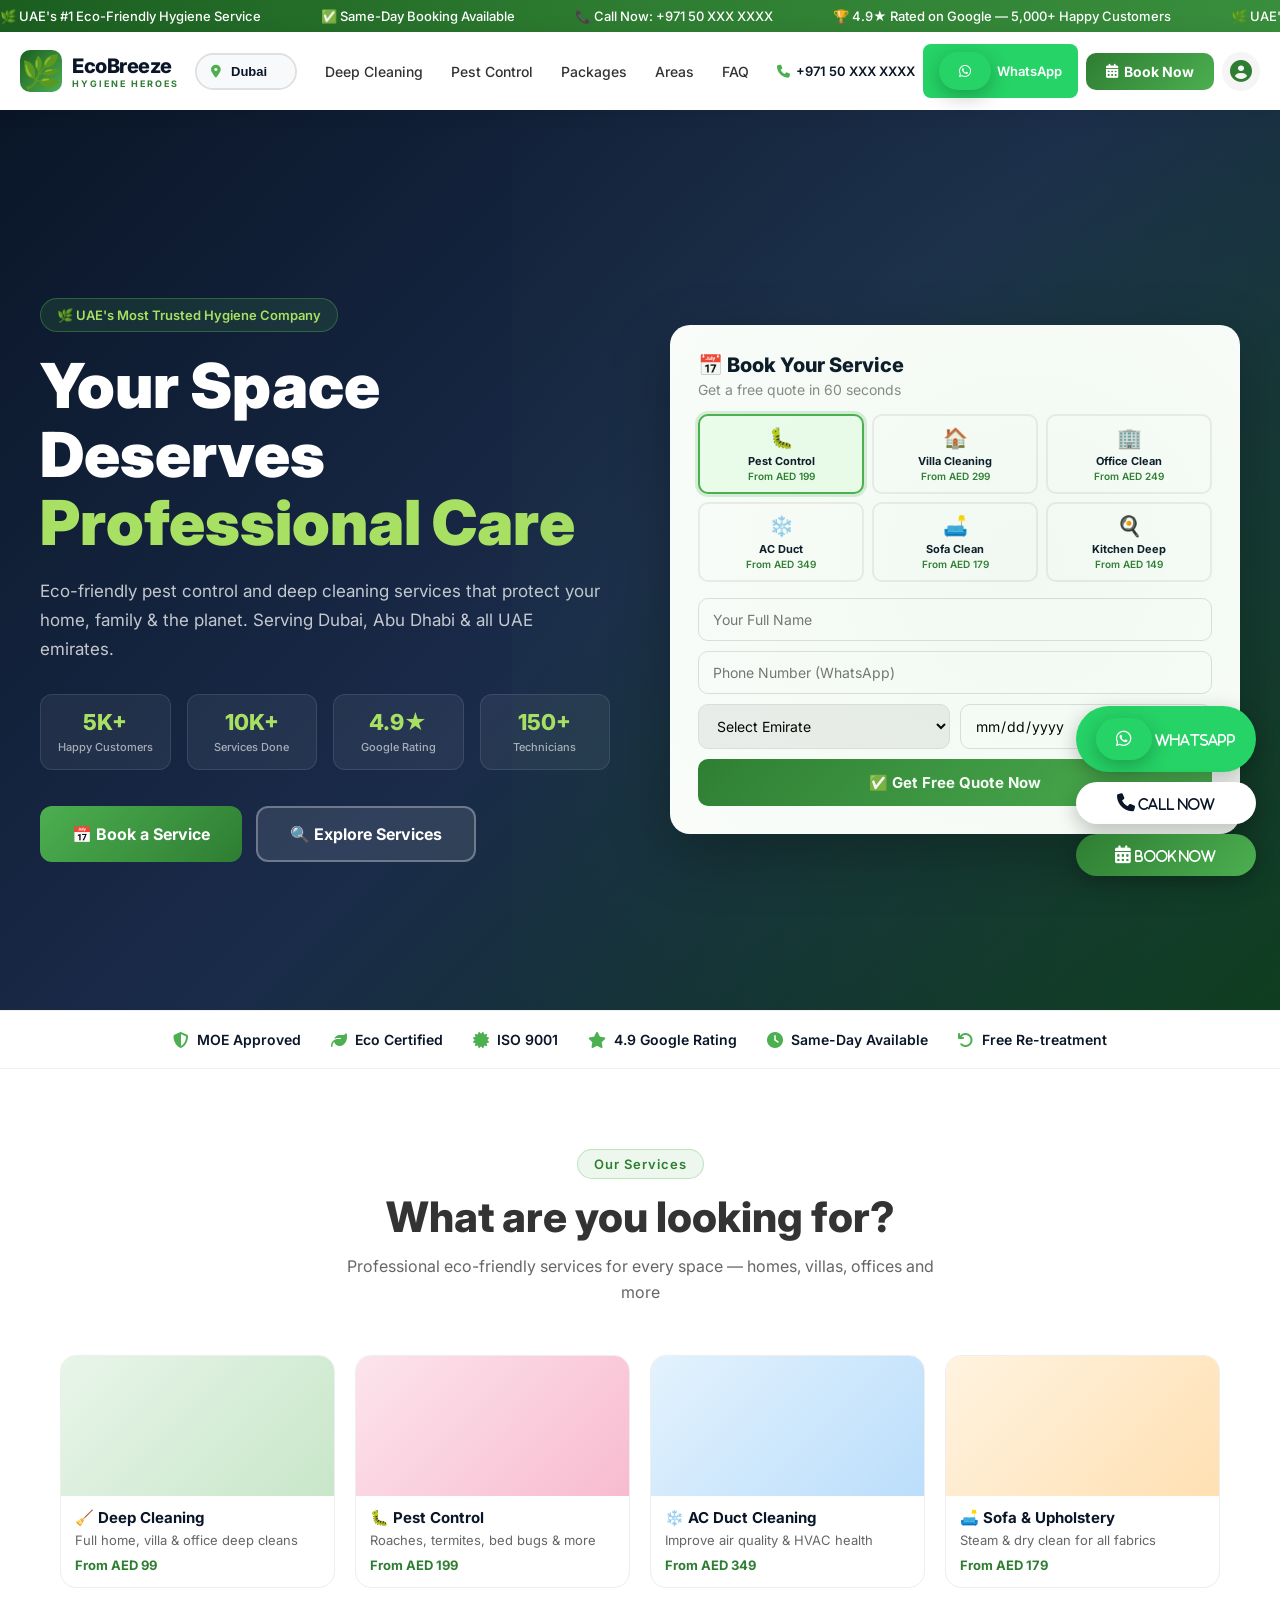
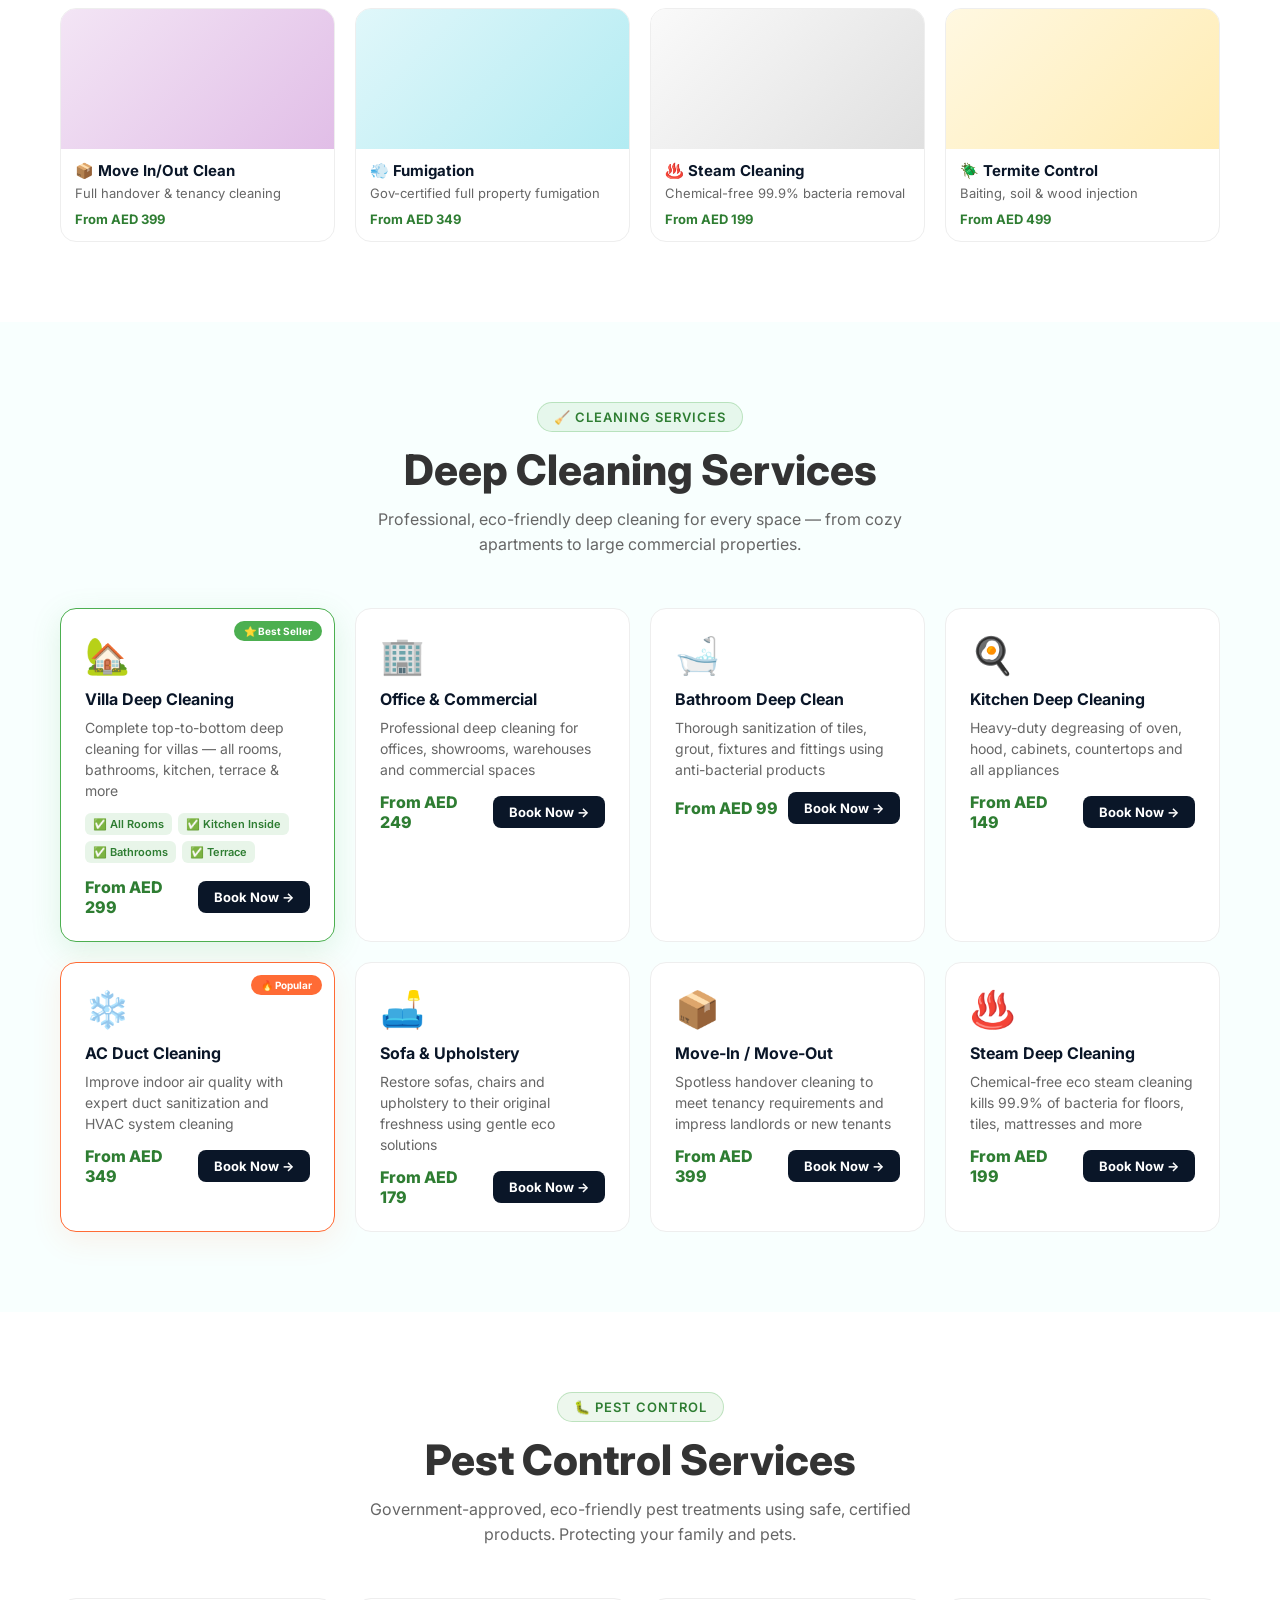
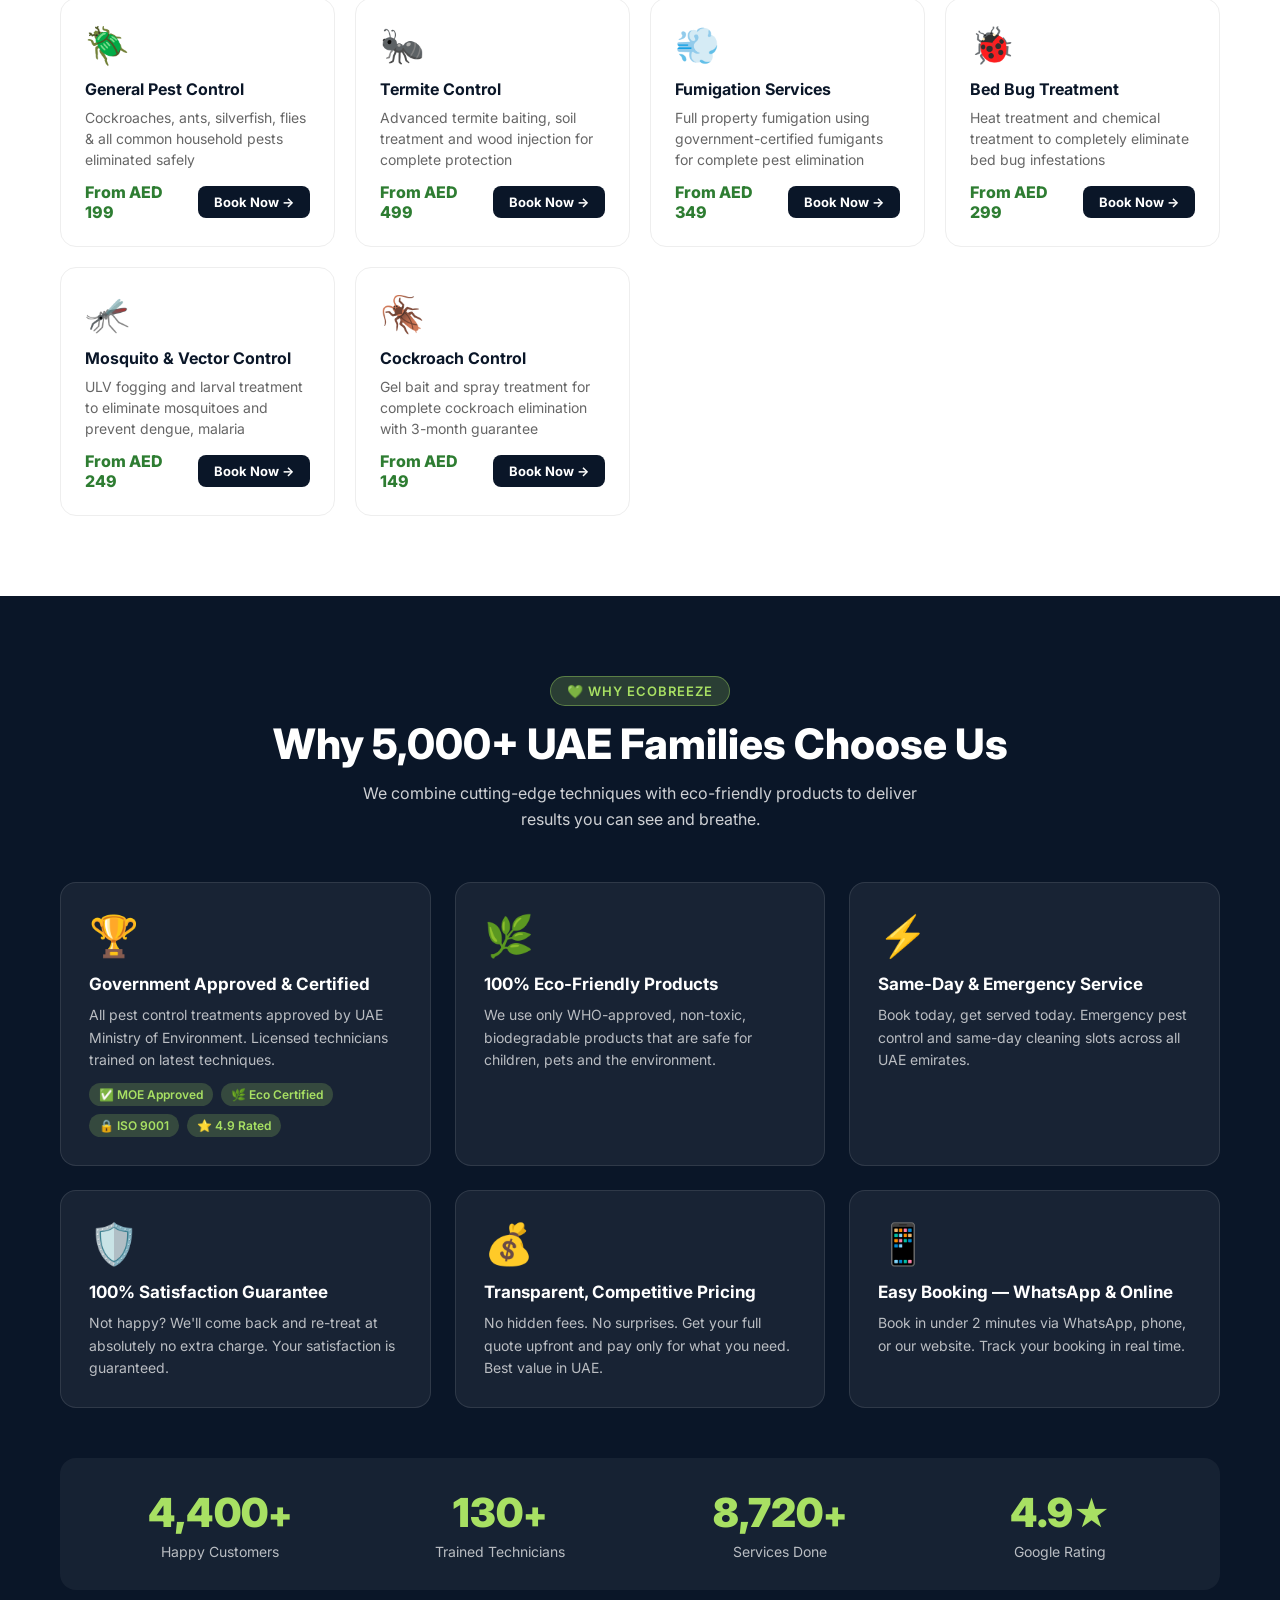
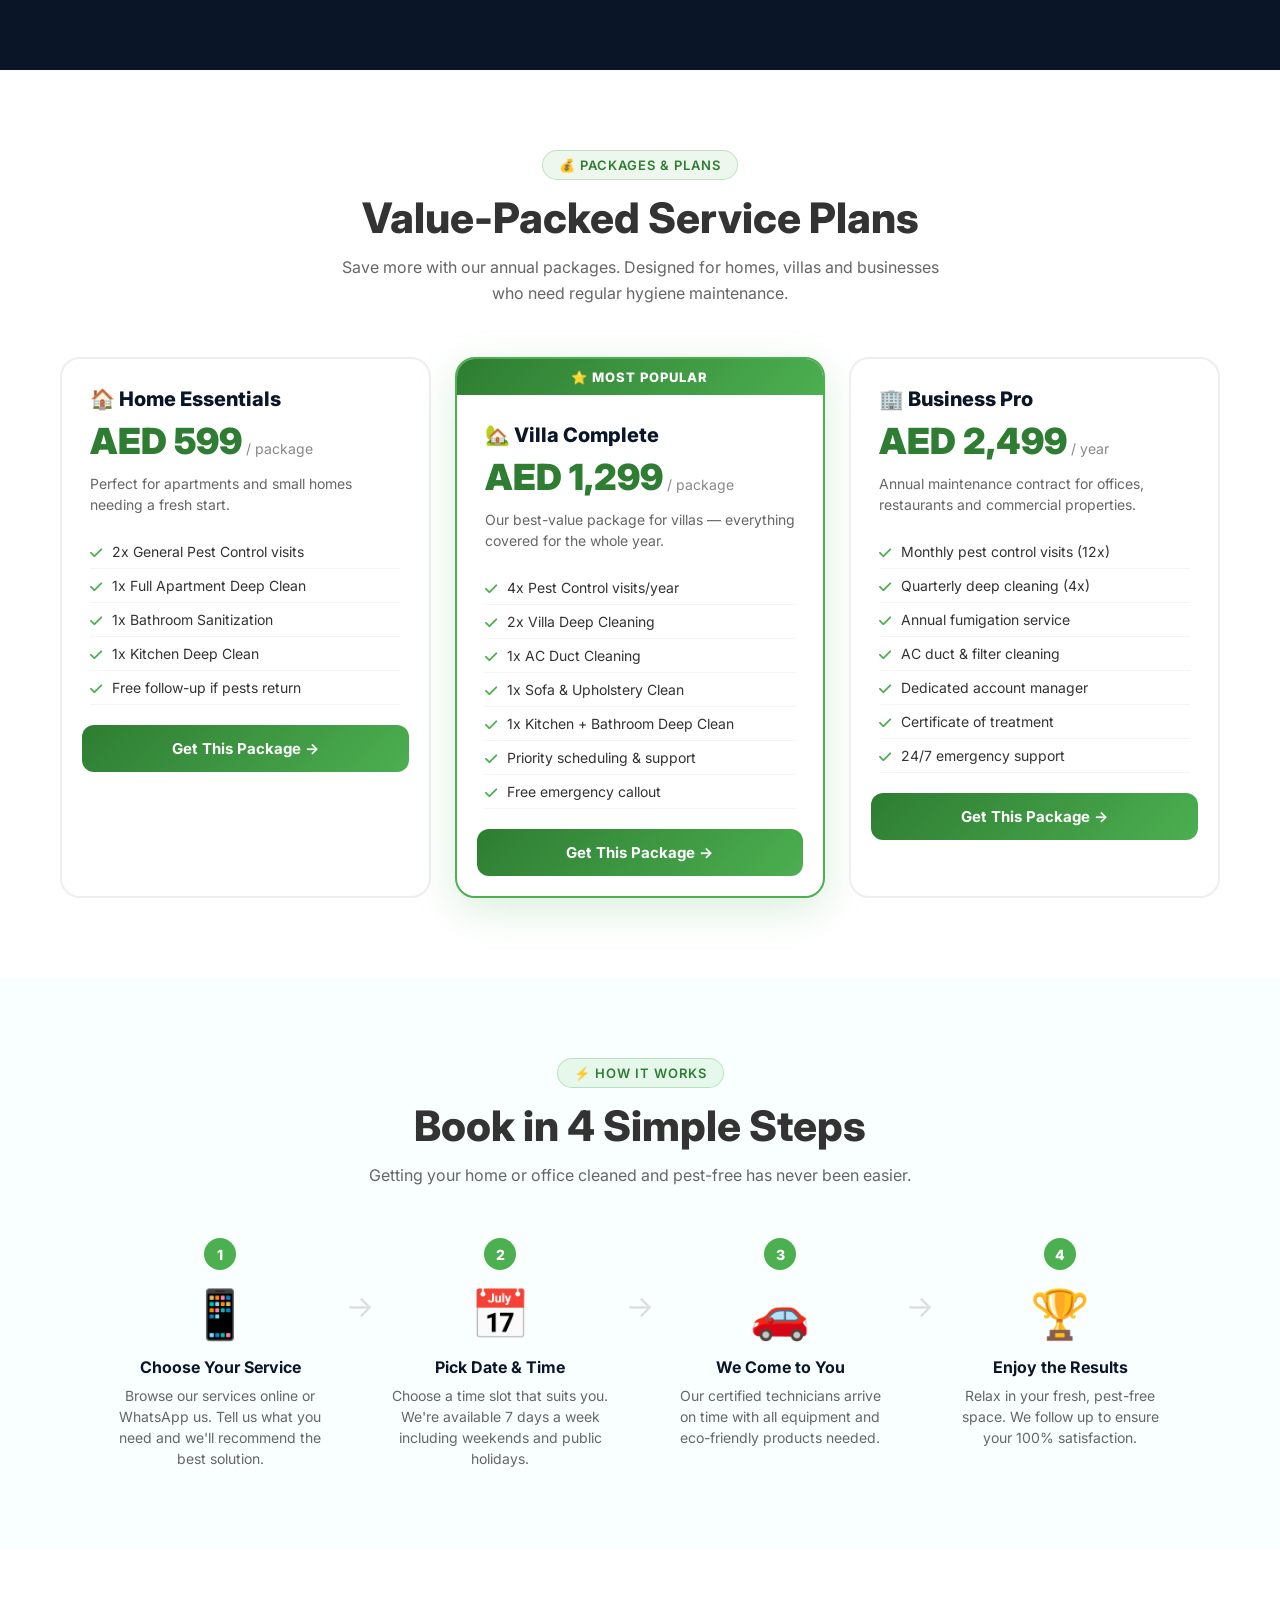
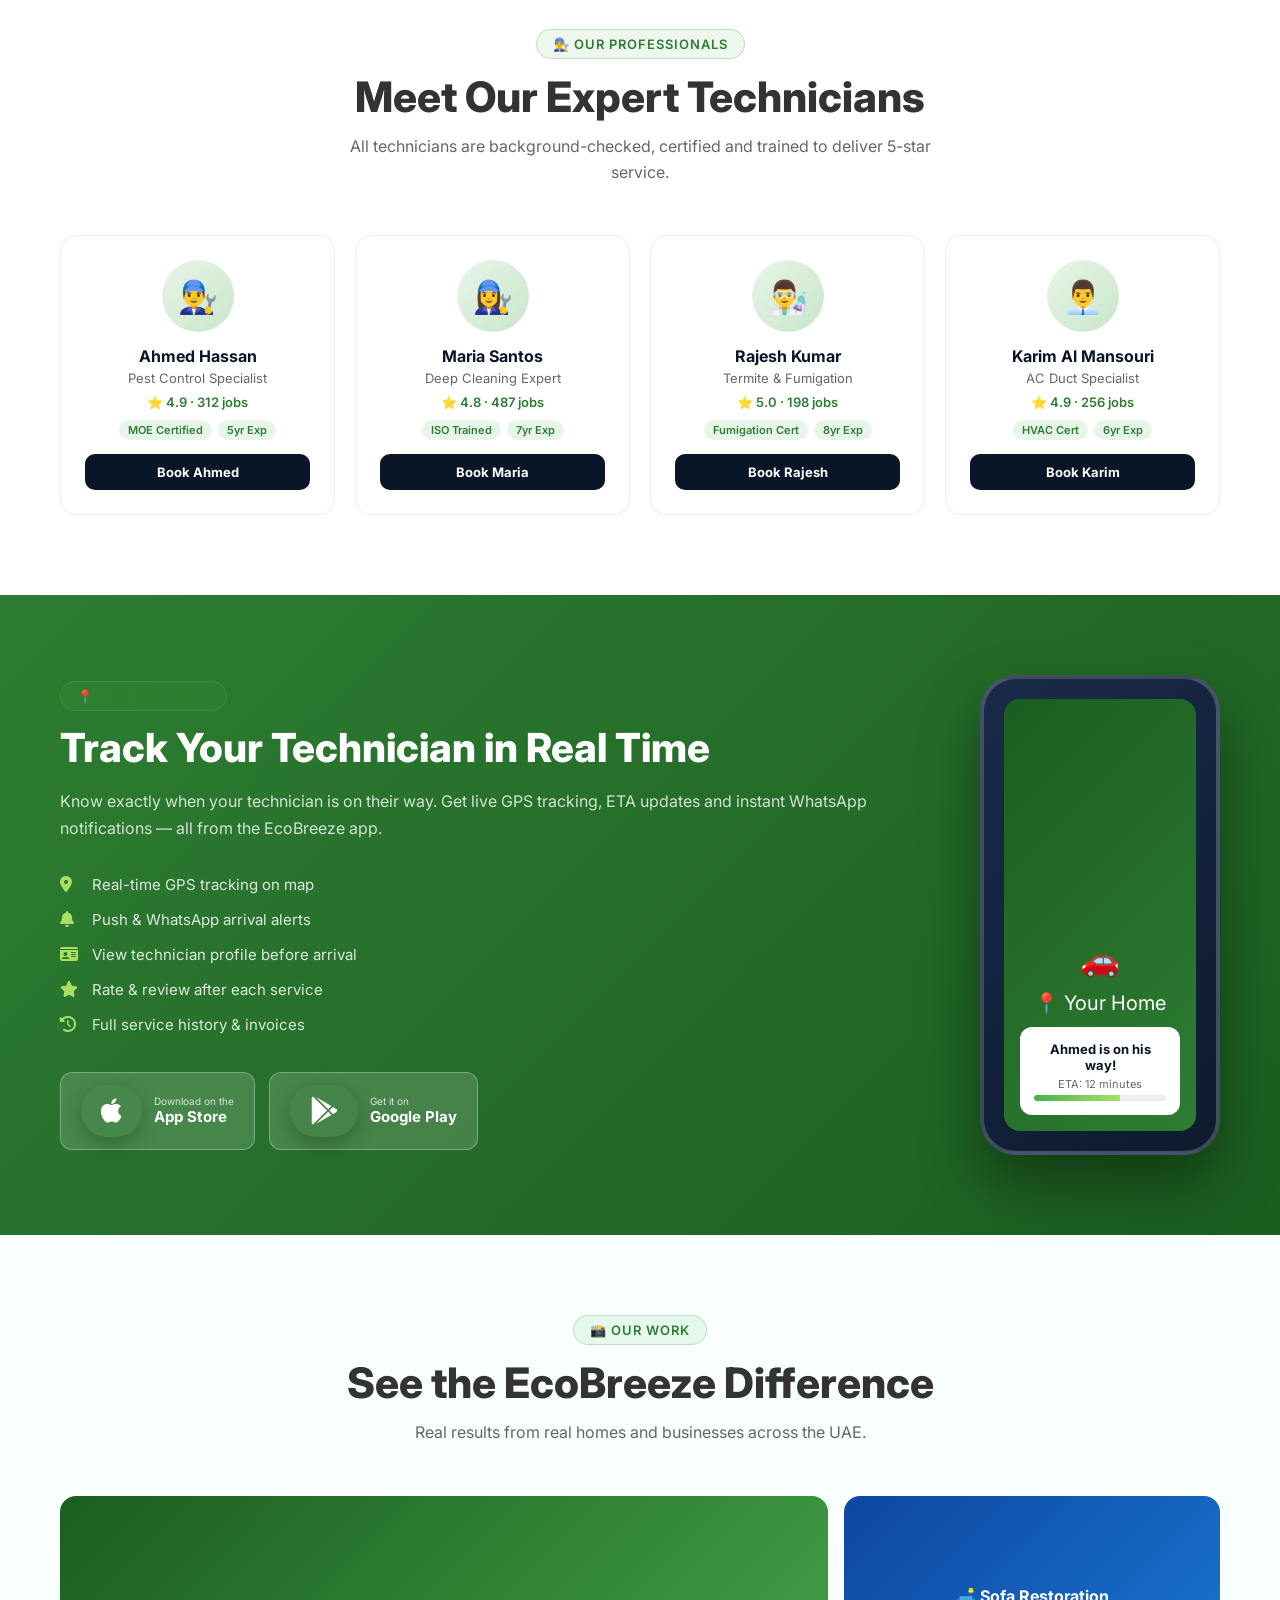
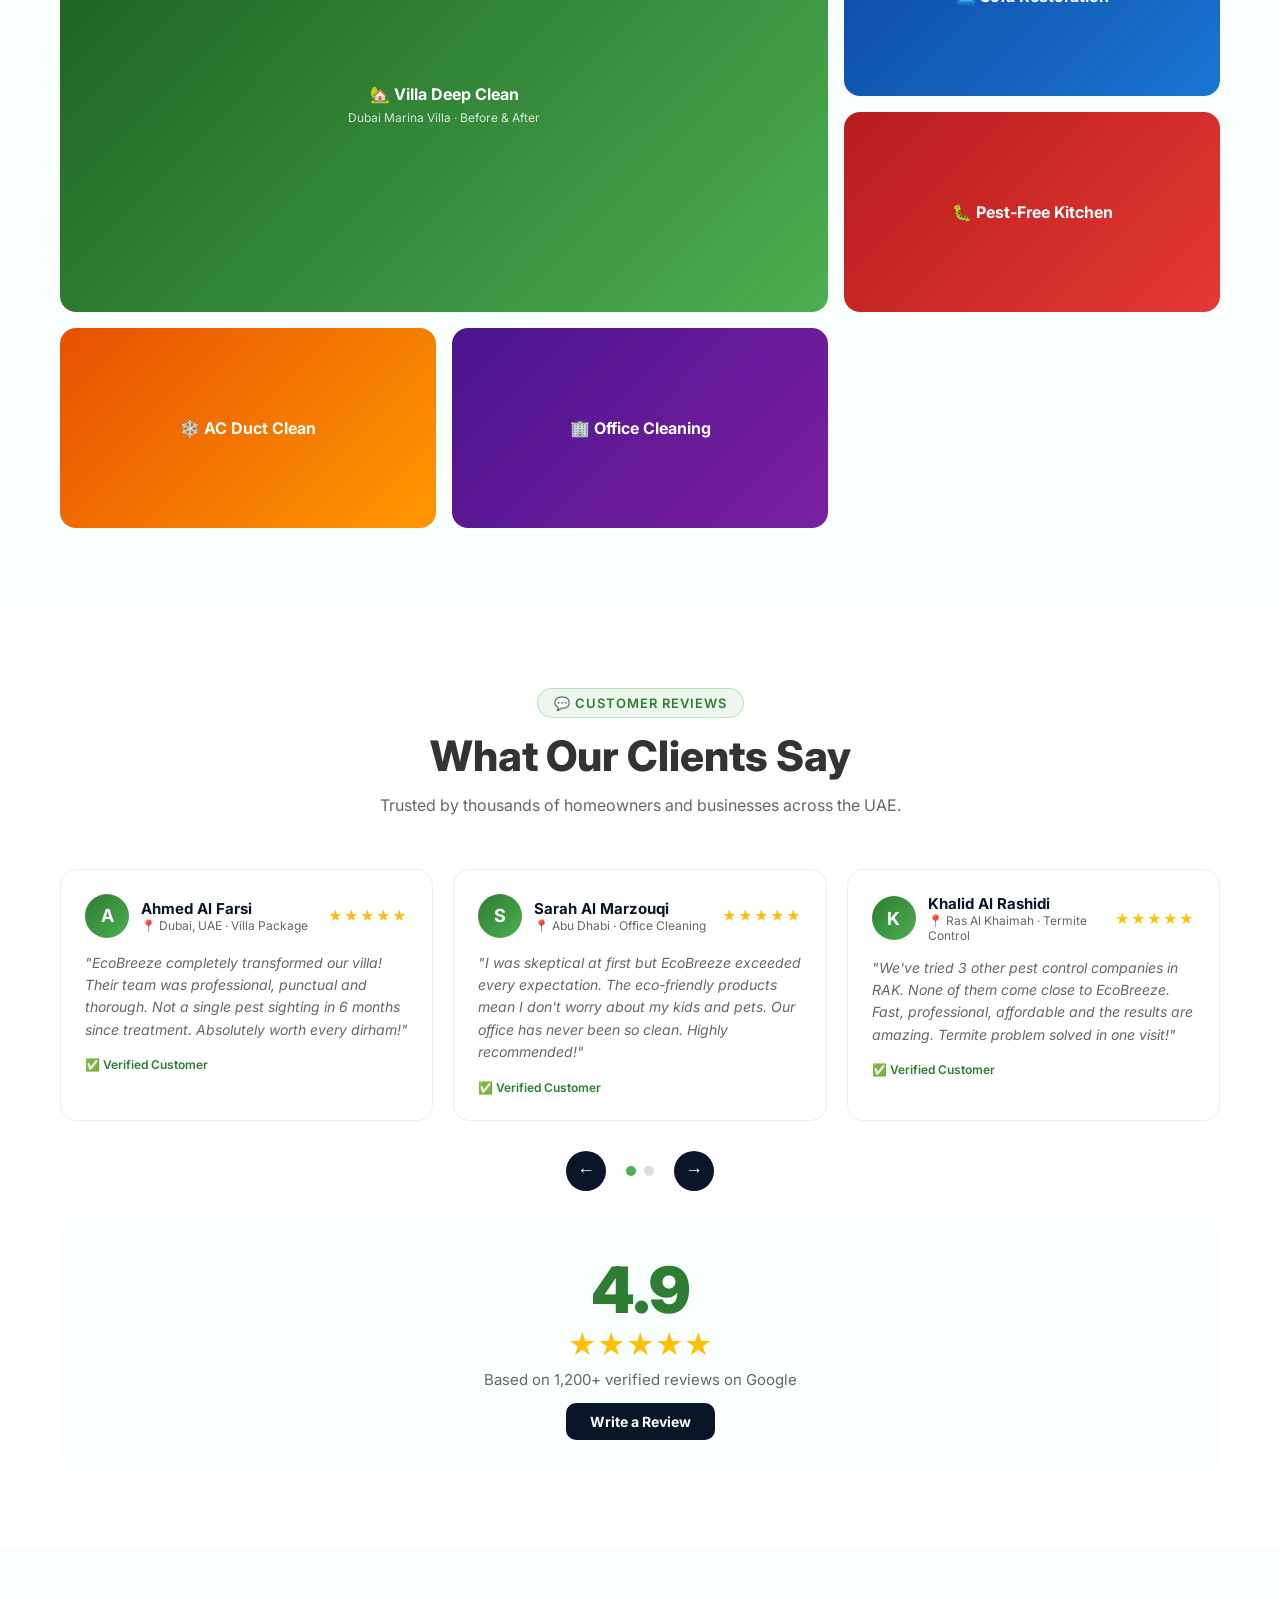
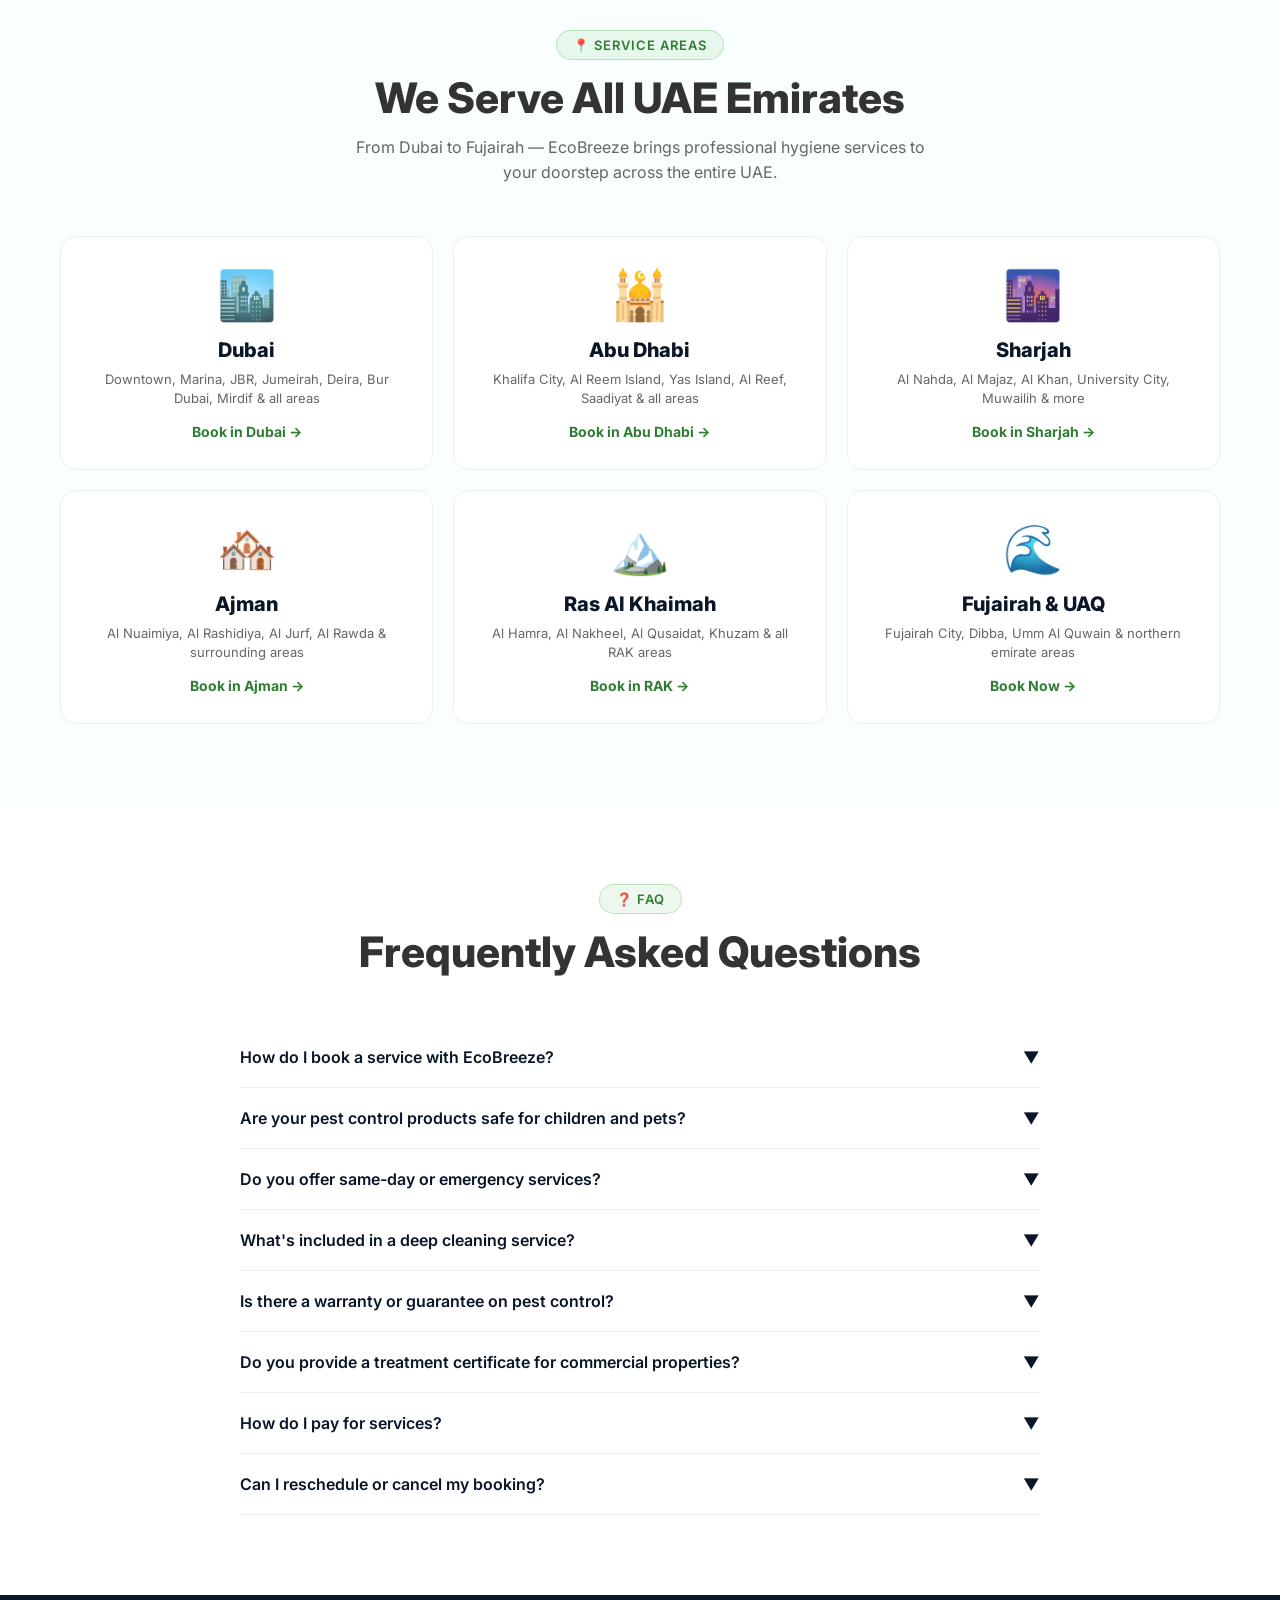
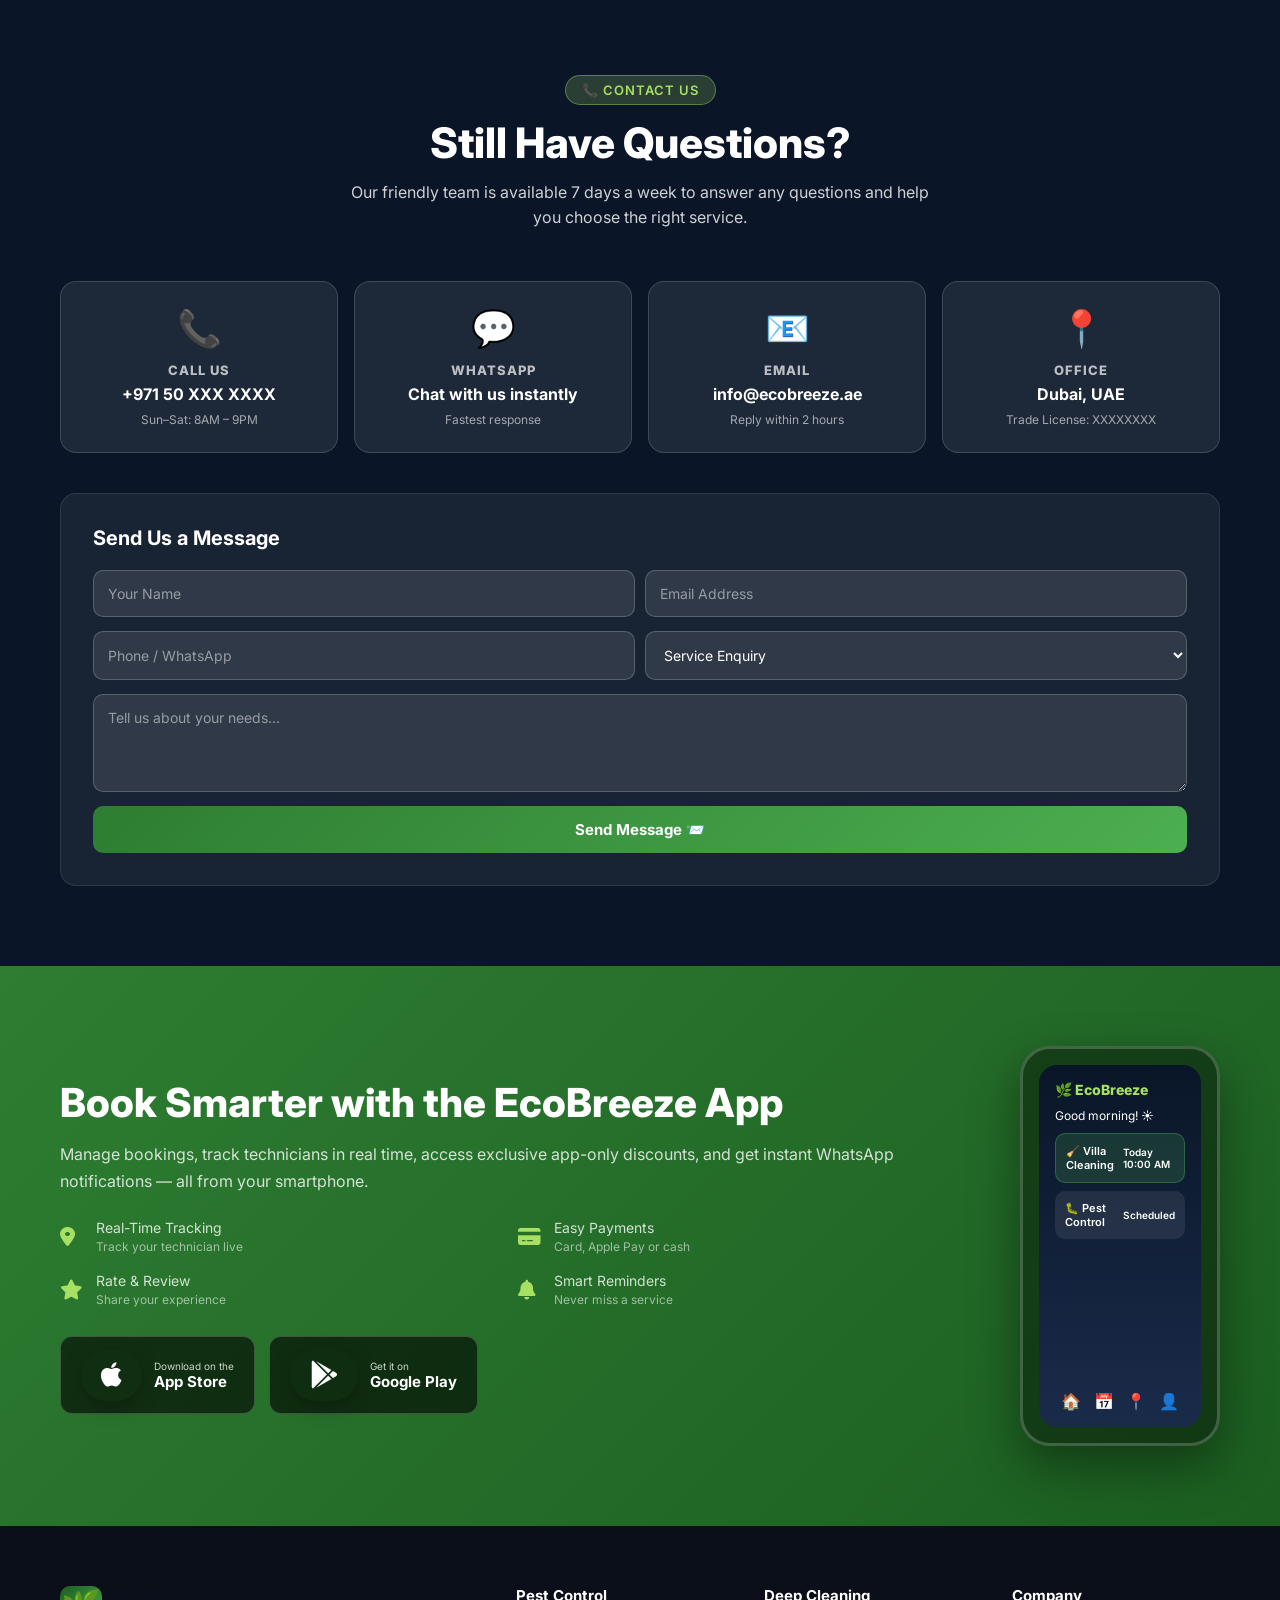
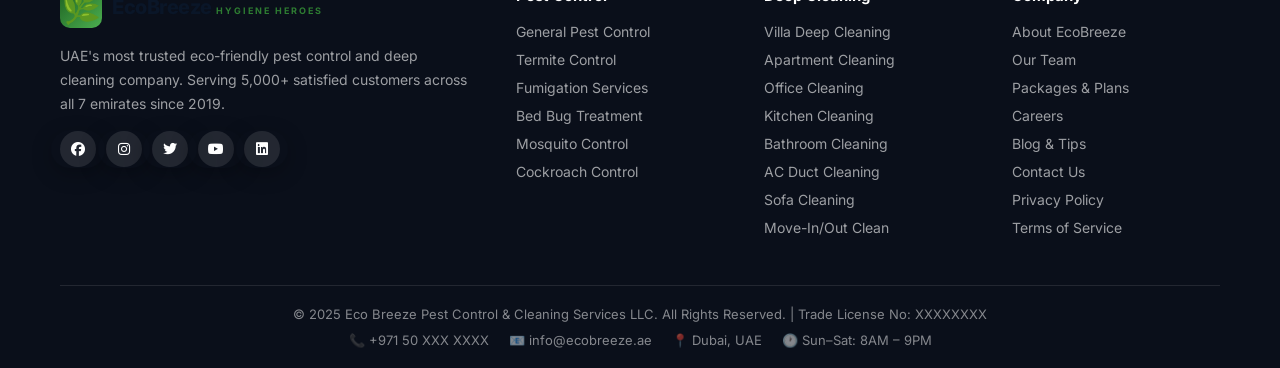
<file: index.html>
<!DOCTYPE html>
<html lang="en">
<head>
<meta charset="UTF-8">
<meta name="viewport" content="width=device-width, initial-scale=1.0">
<title>EcoBreeze – UAE's #1 Eco-Friendly Pest Control & Deep Cleaning</title>
<meta name="description" content="EcoBreeze offers professional eco-friendly pest control and deep cleaning services across Dubai, Abu Dhabi and all UAE emirates. Book online, same-day available.">
<link rel="stylesheet" href="styles.css">
<link href="https://fonts.googleapis.com/css2?family=Inter:wght@300;400;500;600;700;800;900&display=swap" rel="stylesheet">
<link rel="stylesheet" href="https://cdnjs.cloudflare.com/ajax/libs/font-awesome/6.5.0/css/all.min.css">
</head>
<body>
<!-- ANNOUNCEMENT BAR -->
<div class="announcement-bar">
  <div class="announce-scroll">
    <span>🌿 UAE's #1 Eco-Friendly Hygiene Service</span>
    <span>✅ Same-Day Booking Available</span>
    <span>📞 Call Now: +971 50 XXX XXXX</span>
    <span>🏆 4.9★ Rated on Google — 5,000+ Happy Customers</span>
    <span>🌿 UAE's #1 Eco-Friendly Hygiene Service</span>
    <span>✅ Same-Day Booking Available</span>
    <span>📞 Call Now: +971 50 XXX XXXX</span>
    <span>🏆 4.9★ Rated on Google — 5,000+ Happy Customers</span>
  </div>
</div>

<!-- HEADER / NAVBAR -->
<header class="header" id="header">
  <nav class="navbar">
    <div class="nav-logo">
      <div class="logo-icon">🌿</div>
      <div class="logo-text">
        <span class="logo-name">EcoBreeze</span>
        <span class="logo-tagline">HYGIENE HEROES</span>
      </div>
    </div>

    <!-- SEARCH BAR (Urban Company style) -->
    <div class="nav-search">
      <div class="search-location">
        <i class="fas fa-map-marker-alt"></i>
        <select id="locationSelect" class="location-select">
          <option value="dubai">Dubai</option>
          <option value="abudhabi">Abu Dhabi</option>
          <option value="sharjah">Sharjah</option>
          <option value="ajman">Ajman</option>
          <option value="rak">Ras Al Khaimah</option>
          <option value="fujairah">Fujairah</option>
          <option value="uaq">Umm Al Quwain</option>
        </select>
      </div>
      <div class="search-input-wrap">
        <i class="fas fa-search"></i>
        <input type="text" id="searchInput" placeholder="Search for AC cleaning, pest control..." autocomplete="off">
        <div class="search-dropdown" id="searchDropdown"></div>
      </div>
    </div>

    <div class="nav-links">
      <a href="#cleaning" class="nav-link">Deep Cleaning</a>
      <a href="#pest" class="nav-link">Pest Control</a>
      <a href="#packages" class="nav-link">Packages</a>
      <a href="#areas" class="nav-link">Areas</a>
      <a href="#faq" class="nav-link">FAQ</a>
    </div>

    <div class="nav-actions">
      <a href="tel:+97150XXXXXXX" class="btn-phone"><i class="fas fa-phone"></i> +971 50 XXX XXXX</a>
      <a href="https://wa.me/97150XXXXXXX" class="btn-whatsapp" target="_blank"><i class="fab fa-whatsapp"></i> WhatsApp</a>
      <button class="btn-book" onclick="openBookingModal()"><i class="fas fa-calendar-alt"></i> Book Now</button>
      <div class="nav-user" onclick="toggleUserMenu()">
        <i class="fas fa-user-circle"></i>
        <div class="user-menu" id="userMenu">
          <a href="#" onclick="openLoginModal()"><i class="fas fa-sign-in-alt"></i> Login</a>
          <a href="#" onclick="openLoginModal()"><i class="fas fa-user-plus"></i> Sign Up</a>
          <a href="mybookings.html"><i class="fas fa-calendar-check"></i> My Bookings</a>
        </div>
      </div>
      <button class="hamburger" id="hamburger" onclick="toggleMenu()">
        <span></span><span></span><span></span>
      </button>
    </div>
  </nav>

  <!-- MOBILE MENU -->
  <div class="mobile-menu" id="mobileMenu">
    <a href="#cleaning">Deep Cleaning</a>
    <a href="#pest">Pest Control</a>
    <a href="#packages">Packages</a>
    <a href="#areas">Areas</a>
    <a href="#faq">FAQ</a>
    <a href="tel:+97150XXXXXXX">📞 Call Us</a>
    <a href="https://wa.me/97150XXXXXXX">💬 WhatsApp</a>
    <a href="#" onclick="openBookingModal()">📅 Book Now</a>
  </div>
</header>

<!-- HERO SECTION -->
<section class="hero" id="home">
  <div class="hero-content">
    <div class="hero-left">
      <div class="hero-badge">🌿 UAE's Most Trusted Hygiene Company</div>
      <h1 class="hero-title">Your Space Deserves<br><span class="highlight">Professional Care</span></h1>
      <p class="hero-desc">Eco-friendly pest control and deep cleaning services that protect your home, family &amp; the planet. Serving Dubai, Abu Dhabi &amp; all UAE emirates.</p>
      <div class="hero-stats">
        <div class="stat"><span class="stat-num">5K+</span><span class="stat-label">Happy Customers</span></div>
        <div class="stat"><span class="stat-num">10K+</span><span class="stat-label">Services Done</span></div>
        <div class="stat"><span class="stat-num">4.9★</span><span class="stat-label">Google Rating</span></div>
        <div class="stat"><span class="stat-num">150+</span><span class="stat-label">Technicians</span></div>
      </div>
      <div class="hero-cta">
        <button class="btn-primary" onclick="openBookingModal()">📅 Book a Service</button>
        <button class="btn-secondary" onclick="document.getElementById('services').scrollIntoView({behavior:'smooth'})">🔍 Explore Services</button>
      </div>
    </div>
    <div class="hero-right">
      <div class="booking-widget">
        <h3>📅 Book Your Service</h3>
        <p class="widget-sub">Get a free quote in 60 seconds</p>
        <div class="service-grid" id="serviceGrid">
          <div class="service-card active" onclick="selectService(this,'Pest Control','199')">
            <span class="svc-icon">🐛</span>
            <span class="svc-name">Pest Control</span>
            <span class="svc-price">From AED 199</span>
          </div>
          <div class="service-card" onclick="selectService(this,'Villa Cleaning','299')">
            <span class="svc-icon">🏠</span>
            <span class="svc-name">Villa Cleaning</span>
            <span class="svc-price">From AED 299</span>
          </div>
          <div class="service-card" onclick="selectService(this,'Office Clean','249')">
            <span class="svc-icon">🏢</span>
            <span class="svc-name">Office Clean</span>
            <span class="svc-price">From AED 249</span>
          </div>
          <div class="service-card" onclick="selectService(this,'AC Duct','349')">
            <span class="svc-icon">❄️</span>
            <span class="svc-name">AC Duct</span>
            <span class="svc-price">From AED 349</span>
          </div>
          <div class="service-card" onclick="selectService(this,'Sofa Clean','179')">
            <span class="svc-icon">🛋️</span>
            <span class="svc-name">Sofa Clean</span>
            <span class="svc-price">From AED 179</span>
          </div>
          <div class="service-card" onclick="selectService(this,'Kitchen Deep','149')">
            <span class="svc-icon">🍳</span>
            <span class="svc-name">Kitchen Deep</span>
            <span class="svc-price">From AED 149</span>
          </div>
        </div>
        <form class="booking-form" onsubmit="submitBooking(event)">
          <input type="text" placeholder="Your Full Name" required>
          <input type="tel" placeholder="Phone Number (WhatsApp)" required>
          <div class="form-row">
            <select required>
              <option value="">Select Emirate</option>
              <option>Dubai</option><option>Abu Dhabi</option>
              <option>Sharjah</option><option>Ajman</option><option>RAK</option>
            </select>
            <input type="date" required>
          </div>
          <button type="submit" class="btn-submit">✅ Get Free Quote Now</button>
        </form>
      </div>
    </div>
  </div>
</section>

<!-- TRUST BADGES -->
<section class="trust-bar">
  <div class="container">
    <div class="trust-item"><i class="fas fa-shield-alt"></i><span>MOE Approved</span></div>
    <div class="trust-item"><i class="fas fa-leaf"></i><span>Eco Certified</span></div>
    <div class="trust-item"><i class="fas fa-certificate"></i><span>ISO 9001</span></div>
    <div class="trust-item"><i class="fas fa-star"></i><span>4.9 Google Rating</span></div>
    <div class="trust-item"><i class="fas fa-clock"></i><span>Same-Day Available</span></div>
    <div class="trust-item"><i class="fas fa-undo"></i><span>Free Re-treatment</span></div>
  </div>
</section>

<!-- SERVICES CATEGORY GRID (Urban Company Style) -->
<section class="section" id="services">
  <div class="container">
    <div class="section-header">
      <span class="section-badge">Our Services</span>
      <h2>What are you looking for?</h2>
      <p>Professional eco-friendly services for every space — homes, villas, offices and more</p>
    </div>
    <div class="category-grid">
      <div class="category-card" onclick="document.getElementById('cleaning').scrollIntoView({behavior:'smooth'})">
        <div class="cat-img cleaning-img"></div>
        <h3>🧹 Deep Cleaning</h3>
        <p>Full home, villa & office deep cleans</p>
        <span class="cat-price">From AED 99</span>
      </div>
      <div class="category-card" onclick="document.getElementById('pest').scrollIntoView({behavior:'smooth'})">
        <div class="cat-img pest-img"></div>
        <h3>🐛 Pest Control</h3>
        <p>Roaches, termites, bed bugs & more</p>
        <span class="cat-price">From AED 199</span>
      </div>
      <div class="category-card" onclick="openBookingModal('AC Duct Cleaning')">
        <div class="cat-img ac-img"></div>
        <h3>❄️ AC Duct Cleaning</h3>
        <p>Improve air quality & HVAC health</p>
        <span class="cat-price">From AED 349</span>
      </div>
      <div class="category-card" onclick="openBookingModal('Sofa Cleaning')">
        <div class="cat-img sofa-img"></div>
        <h3>🛋️ Sofa & Upholstery</h3>
        <p>Steam & dry clean for all fabrics</p>
        <span class="cat-price">From AED 179</span>
      </div>
      <div class="category-card" onclick="openBookingModal('Move-In/Out Cleaning')">
        <div class="cat-img movein-img"></div>
        <h3>📦 Move In/Out Clean</h3>
        <p>Full handover & tenancy cleaning</p>
        <span class="cat-price">From AED 399</span>
      </div>
      <div class="category-card" onclick="openBookingModal('Fumigation')">
        <div class="cat-img fumig-img"></div>
        <h3>💨 Fumigation</h3>
        <p>Gov-certified full property fumigation</p>
        <span class="cat-price">From AED 349</span>
      </div>
      <div class="category-card" onclick="openBookingModal('Steam Cleaning')">
        <div class="cat-img steam-img"></div>
        <h3>♨️ Steam Cleaning</h3>
        <p>Chemical-free 99.9% bacteria removal</p>
        <span class="cat-price">From AED 199</span>
      </div>
      <div class="category-card" onclick="openBookingModal('Termite Control')">
        <div class="cat-img termite-img"></div>
        <h3>🪲 Termite Control</h3>
        <p>Baiting, soil & wood injection</p>
        <span class="cat-price">From AED 499</span>
      </div>
    </div>
  </div>
</section>
<!-- CLEANING SERVICES SECTION -->
<section class="section section-light" id="cleaning">
  <div class="container">
    <div class="section-header">
      <span class="section-badge">🧹 CLEANING SERVICES</span>
      <h2>Deep Cleaning Services</h2>
      <p>Professional, eco-friendly deep cleaning for every space — from cozy apartments to large commercial properties.</p>
    </div>
    <div class="services-grid">
      <div class="service-item featured">
        <div class="si-badge">⭐ Best Seller</div>
        <div class="si-icon">🏡</div>
        <h3>Villa Deep Cleaning</h3>
        <p>Complete top-to-bottom deep cleaning for villas — all rooms, bathrooms, kitchen, terrace &amp; more</p>
        <div class="si-includes">
          <span>✅ All Rooms</span><span>✅ Kitchen Inside</span>
          <span>✅ Bathrooms</span><span>✅ Terrace</span>
        </div>
        <div class="si-footer">
          <span class="si-price">From AED 299</span>
          <button class="btn-book-service" onclick="openBookingModal('Villa Deep Cleaning')">Book Now →</button>
        </div>
      </div>
      <div class="service-item">
        <div class="si-icon">🏢</div>
        <h3>Office &amp; Commercial</h3>
        <p>Professional deep cleaning for offices, showrooms, warehouses and commercial spaces</p>
        <div class="si-footer">
          <span class="si-price">From AED 249</span>
          <button class="btn-book-service" onclick="openBookingModal('Office Cleaning')">Book Now →</button>
        </div>
      </div>
      <div class="service-item">
        <div class="si-icon">🛁</div>
        <h3>Bathroom Deep Clean</h3>
        <p>Thorough sanitization of tiles, grout, fixtures and fittings using anti-bacterial products</p>
        <div class="si-footer">
          <span class="si-price">From AED 99</span>
          <button class="btn-book-service" onclick="openBookingModal('Bathroom Deep Clean')">Book Now →</button>
        </div>
      </div>
      <div class="service-item">
        <div class="si-icon">🍳</div>
        <h3>Kitchen Deep Cleaning</h3>
        <p>Heavy-duty degreasing of oven, hood, cabinets, countertops and all appliances</p>
        <div class="si-footer">
          <span class="si-price">From AED 149</span>
          <button class="btn-book-service" onclick="openBookingModal('Kitchen Deep Cleaning')">Book Now →</button>
        </div>
      </div>
      <div class="service-item popular">
        <div class="si-badge">🔥 Popular</div>
        <div class="si-icon">❄️</div>
        <h3>AC Duct Cleaning</h3>
        <p>Improve indoor air quality with expert duct sanitization and HVAC system cleaning</p>
        <div class="si-footer">
          <span class="si-price">From AED 349</span>
          <button class="btn-book-service" onclick="openBookingModal('AC Duct Cleaning')">Book Now →</button>
        </div>
      </div>
      <div class="service-item">
        <div class="si-icon">🛋️</div>
        <h3>Sofa &amp; Upholstery</h3>
        <p>Restore sofas, chairs and upholstery to their original freshness using gentle eco solutions</p>
        <div class="si-footer">
          <span class="si-price">From AED 179</span>
          <button class="btn-book-service" onclick="openBookingModal('Sofa Cleaning')">Book Now →</button>
        </div>
      </div>
      <div class="service-item">
        <div class="si-icon">📦</div>
        <h3>Move-In / Move-Out</h3>
        <p>Spotless handover cleaning to meet tenancy requirements and impress landlords or new tenants</p>
        <div class="si-footer">
          <span class="si-price">From AED 399</span>
          <button class="btn-book-service" onclick="openBookingModal('Move-In/Out Cleaning')">Book Now →</button>
        </div>
      </div>
      <div class="service-item">
        <div class="si-icon">♨️</div>
        <h3>Steam Deep Cleaning</h3>
        <p>Chemical-free eco steam cleaning kills 99.9% of bacteria for floors, tiles, mattresses and more</p>
        <div class="si-footer">
          <span class="si-price">From AED 199</span>
          <button class="btn-book-service" onclick="openBookingModal('Steam Cleaning')">Book Now →</button>
        </div>
      </div>
    </div>
  </div>
</section>

<!-- PEST CONTROL SECTION -->
<section class="section" id="pest">
  <div class="container">
    <div class="section-header">
      <span class="section-badge">🐛 PEST CONTROL</span>
      <h2>Pest Control Services</h2>
      <p>Government-approved, eco-friendly pest treatments using safe, certified products. Protecting your family and pets.</p>
    </div>
    <div class="services-grid">
      <div class="service-item">
        <div class="si-icon">🪲</div>
        <h3>General Pest Control</h3>
        <p>Cockroaches, ants, silverfish, flies &amp; all common household pests eliminated safely</p>
        <div class="si-footer">
          <span class="si-price">From AED 199</span>
          <button class="btn-book-service" onclick="openBookingModal('General Pest Control')">Book Now →</button>
        </div>
      </div>
      <div class="service-item">
        <div class="si-icon">🐜</div>
        <h3>Termite Control</h3>
        <p>Advanced termite baiting, soil treatment and wood injection for complete protection</p>
        <div class="si-footer">
          <span class="si-price">From AED 499</span>
          <button class="btn-book-service" onclick="openBookingModal('Termite Control')">Book Now →</button>
        </div>
      </div>
      <div class="service-item">
        <div class="si-icon">💨</div>
        <h3>Fumigation Services</h3>
        <p>Full property fumigation using government-certified fumigants for complete pest elimination</p>
        <div class="si-footer">
          <span class="si-price">From AED 349</span>
          <button class="btn-book-service" onclick="openBookingModal('Fumigation')">Book Now →</button>
        </div>
      </div>
      <div class="service-item">
        <div class="si-icon">🐞</div>
        <h3>Bed Bug Treatment</h3>
        <p>Heat treatment and chemical treatment to completely eliminate bed bug infestations</p>
        <div class="si-footer">
          <span class="si-price">From AED 299</span>
          <button class="btn-book-service" onclick="openBookingModal('Bed Bug Treatment')">Book Now →</button>
        </div>
      </div>
      <div class="service-item">
        <div class="si-icon">🦟</div>
        <h3>Mosquito &amp; Vector Control</h3>
        <p>ULV fogging and larval treatment to eliminate mosquitoes and prevent dengue, malaria</p>
        <div class="si-footer">
          <span class="si-price">From AED 249</span>
          <button class="btn-book-service" onclick="openBookingModal('Mosquito Control')">Book Now →</button>
        </div>
      </div>
      <div class="service-item">
        <div class="si-icon">🪳</div>
        <h3>Cockroach Control</h3>
        <p>Gel bait and spray treatment for complete cockroach elimination with 3-month guarantee</p>
        <div class="si-footer">
          <span class="si-price">From AED 149</span>
          <button class="btn-book-service" onclick="openBookingModal('Cockroach Control')">Book Now →</button>
        </div>
      </div>
    </div>
  </div>
</section>

<!-- WHY US / USP SECTION -->
<section class="section section-dark" id="why">
  <div class="container">
    <div class="section-header light">
      <span class="section-badge">💚 WHY ECOBREEZE</span>
      <h2>Why 5,000+ UAE Families Choose Us</h2>
      <p>We combine cutting-edge techniques with eco-friendly products to deliver results you can see and breathe.</p>
    </div>
    <div class="usp-grid">
      <div class="usp-card">
        <div class="usp-icon">🏆</div>
        <h3>Government Approved &amp; Certified</h3>
        <p>All pest control treatments approved by UAE Ministry of Environment. Licensed technicians trained on latest techniques.</p>
        <div class="usp-badges">
          <span>✅ MOE Approved</span><span>🌿 Eco Certified</span>
          <span>🔒 ISO 9001</span><span>⭐ 4.9 Rated</span>
        </div>
      </div>
      <div class="usp-card">
        <div class="usp-icon">🌿</div>
        <h3>100% Eco-Friendly Products</h3>
        <p>We use only WHO-approved, non-toxic, biodegradable products that are safe for children, pets and the environment.</p>
      </div>
      <div class="usp-card">
        <div class="usp-icon">⚡</div>
        <h3>Same-Day &amp; Emergency Service</h3>
        <p>Book today, get served today. Emergency pest control and same-day cleaning slots across all UAE emirates.</p>
      </div>
      <div class="usp-card">
        <div class="usp-icon">🛡️</div>
        <h3>100% Satisfaction Guarantee</h3>
        <p>Not happy? We'll come back and re-treat at absolutely no extra charge. Your satisfaction is guaranteed.</p>
      </div>
      <div class="usp-card">
        <div class="usp-icon">💰</div>
        <h3>Transparent, Competitive Pricing</h3>
        <p>No hidden fees. No surprises. Get your full quote upfront and pay only for what you need. Best value in UAE.</p>
      </div>
      <div class="usp-card">
        <div class="usp-icon">📱</div>
        <h3>Easy Booking — WhatsApp &amp; Online</h3>
        <p>Book in under 2 minutes via WhatsApp, phone, or our website. Track your booking in real time.</p>
      </div>
    </div>
    <div class="counter-row">
      <div class="counter-item"><span class="counter-num" data-target="5000">0</span><span>+</span><p>Happy Customers</p></div>
      <div class="counter-item"><span class="counter-num" data-target="150">0</span><span>+</span><p>Trained Technicians</p></div>
      <div class="counter-item"><span class="counter-num" data-target="10000">0</span><span>+</span><p>Services Done</p></div>
      <div class="counter-item"><span class="counter-num">4.9</span><span>★</span><p>Google Rating</p></div>
    </div>
  </div>
</section>
<!-- PACKAGES SECTION -->
<section class="section" id="packages">
  <div class="container">
    <div class="section-header">
      <span class="section-badge">💰 PACKAGES &amp; PLANS</span>
      <h2>Value-Packed Service Plans</h2>
      <p>Save more with our annual packages. Designed for homes, villas and businesses who need regular hygiene maintenance.</p>
    </div>
    <div class="packages-grid">
      <div class="package-card">
        <div class="pkg-header">
          <h3>🏠 Home Essentials</h3>
          <div class="pkg-price"><span>AED 599</span><small>/ package</small></div>
          <p>Perfect for apartments and small homes needing a fresh start.</p>
        </div>
        <ul class="pkg-features">
          <li><i class="fas fa-check"></i> 2x General Pest Control visits</li>
          <li><i class="fas fa-check"></i> 1x Full Apartment Deep Clean</li>
          <li><i class="fas fa-check"></i> 1x Bathroom Sanitization</li>
          <li><i class="fas fa-check"></i> 1x Kitchen Deep Clean</li>
          <li><i class="fas fa-check"></i> Free follow-up if pests return</li>
        </ul>
        <button class="btn-pkg" onclick="openBookingModal('Home Essentials Package')">Get This Package →</button>
      </div>
      <div class="package-card popular">
        <div class="pkg-popular">⭐ MOST POPULAR</div>
        <div class="pkg-header">
          <h3>🏡 Villa Complete</h3>
          <div class="pkg-price"><span>AED 1,299</span><small>/ package</small></div>
          <p>Our best-value package for villas — everything covered for the whole year.</p>
        </div>
        <ul class="pkg-features">
          <li><i class="fas fa-check"></i> 4x Pest Control visits/year</li>
          <li><i class="fas fa-check"></i> 2x Villa Deep Cleaning</li>
          <li><i class="fas fa-check"></i> 1x AC Duct Cleaning</li>
          <li><i class="fas fa-check"></i> 1x Sofa &amp; Upholstery Clean</li>
          <li><i class="fas fa-check"></i> 1x Kitchen + Bathroom Deep Clean</li>
          <li><i class="fas fa-check"></i> Priority scheduling &amp; support</li>
          <li><i class="fas fa-check"></i> Free emergency callout</li>
        </ul>
        <button class="btn-pkg" onclick="openBookingModal('Villa Complete Package')">Get This Package →</button>
      </div>
      <div class="package-card">
        <div class="pkg-header">
          <h3>🏢 Business Pro</h3>
          <div class="pkg-price"><span>AED 2,499</span><small>/ year</small></div>
          <p>Annual maintenance contract for offices, restaurants and commercial properties.</p>
        </div>
        <ul class="pkg-features">
          <li><i class="fas fa-check"></i> Monthly pest control visits (12x)</li>
          <li><i class="fas fa-check"></i> Quarterly deep cleaning (4x)</li>
          <li><i class="fas fa-check"></i> Annual fumigation service</li>
          <li><i class="fas fa-check"></i> AC duct &amp; filter cleaning</li>
          <li><i class="fas fa-check"></i> Dedicated account manager</li>
          <li><i class="fas fa-check"></i> Certificate of treatment</li>
          <li><i class="fas fa-check"></i> 24/7 emergency support</li>
        </ul>
        <button class="btn-pkg" onclick="openBookingModal('Business Pro Package')">Get This Package →</button>
      </div>
    </div>
  </div>
</section>

<!-- HOW IT WORKS -->
<section class="section section-light" id="how">
  <div class="container">
    <div class="section-header">
      <span class="section-badge">⚡ HOW IT WORKS</span>
      <h2>Book in 4 Simple Steps</h2>
      <p>Getting your home or office cleaned and pest-free has never been easier.</p>
    </div>
    <div class="steps-grid">
      <div class="step-item">
        <div class="step-num">1</div>
        <div class="step-icon">📱</div>
        <h3>Choose Your Service</h3>
        <p>Browse our services online or WhatsApp us. Tell us what you need and we'll recommend the best solution.</p>
      </div>
      <div class="step-arrow">→</div>
      <div class="step-item">
        <div class="step-num">2</div>
        <div class="step-icon">📅</div>
        <h3>Pick Date &amp; Time</h3>
        <p>Choose a time slot that suits you. We're available 7 days a week including weekends and public holidays.</p>
      </div>
      <div class="step-arrow">→</div>
      <div class="step-item">
        <div class="step-num">3</div>
        <div class="step-icon">🚗</div>
        <h3>We Come to You</h3>
        <p>Our certified technicians arrive on time with all equipment and eco-friendly products needed.</p>
      </div>
      <div class="step-arrow">→</div>
      <div class="step-item">
        <div class="step-num">4</div>
        <div class="step-icon">🏆</div>
        <h3>Enjoy the Results</h3>
        <p>Relax in your fresh, pest-free space. We follow up to ensure your 100% satisfaction.</p>
      </div>
    </div>
  </div>
</section>

<!-- TECHNICIANS / PROFESSIONALS SECTION (Urban Company Style) -->
<section class="section" id="technicians">
  <div class="container">
    <div class="section-header">
      <span class="section-badge">👨‍🔧 OUR PROFESSIONALS</span>
      <h2>Meet Our Expert Technicians</h2>
      <p>All technicians are background-checked, certified and trained to deliver 5-star service.</p>
    </div>
    <div class="tech-grid">
      <div class="tech-card">
        <div class="tech-avatar">👨‍🔧</div>
        <div class="tech-info">
          <h4>Ahmed Hassan</h4>
          <p>Pest Control Specialist</p>
          <div class="tech-rating">⭐ 4.9 · 312 jobs</div>
          <div class="tech-badges"><span>MOE Certified</span><span>5yr Exp</span></div>
        </div>
        <button class="btn-tech" onclick="openBookingModal('Pest Control')">Book Ahmed</button>
      </div>
      <div class="tech-card">
        <div class="tech-avatar">👩‍🔧</div>
        <div class="tech-info">
          <h4>Maria Santos</h4>
          <p>Deep Cleaning Expert</p>
          <div class="tech-rating">⭐ 4.8 · 487 jobs</div>
          <div class="tech-badges"><span>ISO Trained</span><span>7yr Exp</span></div>
        </div>
        <button class="btn-tech" onclick="openBookingModal('Deep Cleaning')">Book Maria</button>
      </div>
      <div class="tech-card">
        <div class="tech-avatar">👨‍🔬</div>
        <div class="tech-info">
          <h4>Rajesh Kumar</h4>
          <p>Termite &amp; Fumigation</p>
          <div class="tech-rating">⭐ 5.0 · 198 jobs</div>
          <div class="tech-badges"><span>Fumigation Cert</span><span>8yr Exp</span></div>
        </div>
        <button class="btn-tech" onclick="openBookingModal('Fumigation')">Book Rajesh</button>
      </div>
      <div class="tech-card">
        <div class="tech-avatar">👨‍💼</div>
        <div class="tech-info">
          <h4>Karim Al Mansouri</h4>
          <p>AC Duct Specialist</p>
          <div class="tech-rating">⭐ 4.9 · 256 jobs</div>
          <div class="tech-badges"><span>HVAC Cert</span><span>6yr Exp</span></div>
        </div>
        <button class="btn-tech" onclick="openBookingModal('AC Duct Cleaning')">Book Karim</button>
      </div>
    </div>
  </div>
</section>

<!-- LIVE TRACKING FEATURE (Urban Company Style) -->
<section class="section section-green" id="tracking">
  <div class="container">
    <div class="tracking-layout">
      <div class="tracking-content">
        <span class="section-badge light">📍 LIVE TRACKING</span>
        <h2>Track Your Technician in Real Time</h2>
        <p>Know exactly when your technician is on their way. Get live GPS tracking, ETA updates and instant WhatsApp notifications — all from the EcoBreeze app.</p>
        <ul class="tracking-features">
          <li><i class="fas fa-map-marker-alt"></i> Real-time GPS tracking on map</li>
          <li><i class="fas fa-bell"></i> Push &amp; WhatsApp arrival alerts</li>
          <li><i class="fas fa-id-card"></i> View technician profile before arrival</li>
          <li><i class="fas fa-star"></i> Rate &amp; review after each service</li>
          <li><i class="fas fa-history"></i> Full service history &amp; invoices</li>
        </ul>
        <div class="app-buttons">
          <a href="#" class="app-btn">
            <i class="fab fa-apple"></i>
            <div><small>Download on the</small><strong>App Store</strong></div>
          </a>
          <a href="#" class="app-btn">
            <i class="fab fa-google-play"></i>
            <div><small>Get it on</small><strong>Google Play</strong></div>
          </a>
        </div>
      </div>
      <div class="tracking-visual">
        <div class="phone-mockup">
          <div class="phone-screen">
            <div class="phone-map">
              <div class="map-pin pulse">🚗</div>
              <div class="map-dest">📍 Your Home</div>
              <div class="eta-card">
                <strong>Ahmed is on his way!</strong>
                <p>ETA: 12 minutes</p>
                <div class="eta-bar"><div class="eta-fill"></div></div>
              </div>
            </div>
          </div>
        </div>
      </div>
    </div>
  </div>
</section>

<!-- GALLERY / BEFORE-AFTER -->
<section class="section section-light" id="gallery">
  <div class="container">
    <div class="section-header">
      <span class="section-badge">📸 OUR WORK</span>
      <h2>See the EcoBreeze Difference</h2>
      <p>Real results from real homes and businesses across the UAE.</p>
    </div>
    <div class="gallery-grid">
      <div class="gallery-item large">
        <div class="gallery-placeholder g1">
          <span>🏡 Villa Deep Clean</span>
          <small>Dubai Marina Villa · Before &amp; After</small>
        </div>
      </div>
      <div class="gallery-item">
        <div class="gallery-placeholder g2">
          <span>🛋️ Sofa Restoration</span>
        </div>
      </div>
      <div class="gallery-item">
        <div class="gallery-placeholder g3">
          <span>🐛 Pest-Free Kitchen</span>
        </div>
      </div>
      <div class="gallery-item">
        <div class="gallery-placeholder g4">
          <span>❄️ AC Duct Clean</span>
        </div>
      </div>
      <div class="gallery-item">
        <div class="gallery-placeholder g5">
          <span>🏢 Office Cleaning</span>
        </div>
      </div>
    </div>
  </div>
</section>
<!-- REVIEWS SECTION -->
<section class="section" id="reviews">
  <div class="container">
    <div class="section-header">
      <span class="section-badge">💬 CUSTOMER REVIEWS</span>
      <h2>What Our Clients Say</h2>
      <p>Trusted by thousands of homeowners and businesses across the UAE.</p>
    </div>
    <div class="reviews-slider" id="reviewsSlider">
      <div class="review-card">
        <div class="review-header">
          <div class="reviewer-avatar">A</div>
          <div class="reviewer-info">
            <h4>Ahmed Al Farsi</h4>
            <p>📍 Dubai, UAE · Villa Package</p>
          </div>
          <div class="review-stars">★★★★★</div>
        </div>
        <p class="review-text">"EcoBreeze completely transformed our villa! Their team was professional, punctual and thorough. Not a single pest sighting in 6 months since treatment. Absolutely worth every dirham!"</p>
        <span class="review-verified">✅ Verified Customer</span>
      </div>
      <div class="review-card">
        <div class="review-header">
          <div class="reviewer-avatar">S</div>
          <div class="reviewer-info">
            <h4>Sarah Al Marzouqi</h4>
            <p>📍 Abu Dhabi · Office Cleaning</p>
          </div>
          <div class="review-stars">★★★★★</div>
        </div>
        <p class="review-text">"I was skeptical at first but EcoBreeze exceeded every expectation. The eco-friendly products mean I don't worry about my kids and pets. Our office has never been so clean. Highly recommended!"</p>
        <span class="review-verified">✅ Verified Customer</span>
      </div>
      <div class="review-card">
        <div class="review-header">
          <div class="reviewer-avatar">K</div>
          <div class="reviewer-info">
            <h4>Khalid Al Rashidi</h4>
            <p>📍 Ras Al Khaimah · Termite Control</p>
          </div>
          <div class="review-stars">★★★★★</div>
        </div>
        <p class="review-text">"We've tried 3 other pest control companies in RAK. None of them come close to EcoBreeze. Fast, professional, affordable and the results are amazing. Termite problem solved in one visit!"</p>
        <span class="review-verified">✅ Verified Customer</span>
      </div>
      <div class="review-card">
        <div class="review-header">
          <div class="reviewer-avatar">F</div>
          <div class="reviewer-info">
            <h4>Fatima Al Zaabi</h4>
            <p>📍 Sharjah · Annual Package</p>
          </div>
          <div class="review-stars">★★★★★</div>
        </div>
        <p class="review-text">"Booked the annual villa package — best decision ever! Regular pest control, deep cleaning twice a year and they always show up on time. Our home stays spotless year-round. Worth every penny."</p>
        <span class="review-verified">✅ Verified Customer</span>
      </div>
      <div class="review-card">
        <div class="review-header">
          <div class="reviewer-avatar">M</div>
          <div class="reviewer-info">
            <h4>Mohammed Al Shamsi</h4>
            <p>📍 Dubai · Business Pro Plan</p>
          </div>
          <div class="review-stars">★★★★★</div>
        </div>
        <p class="review-text">"As a restaurant owner, hygiene compliance is everything. EcoBreeze handles our monthly pest control and quarterly deep cleaning. We've passed every health inspection with flying colors."</p>
        <span class="review-verified">✅ Verified Customer</span>
      </div>
      <div class="review-card">
        <div class="review-header">
          <div class="reviewer-avatar">P</div>
          <div class="reviewer-info">
            <h4>Priya Sharma</h4>
            <p>📍 Dubai Marina · Move-Out Clean</p>
          </div>
          <div class="review-stars">★★★★★</div>
        </div>
        <p class="review-text">"The move-out cleaning service was exceptional. Got my full deposit back from the landlord! The team was incredibly detailed, even cleaned areas I'd forgotten existed. Will definitely use again!"</p>
        <span class="review-verified">✅ Verified Customer</span>
      </div>
    </div>
    <div class="slider-controls">
      <button onclick="slideReviews(-1)">←</button>
      <div class="slider-dots" id="sliderDots"></div>
      <button onclick="slideReviews(1)">→</button>
    </div>
    <div class="overall-rating">
      <div class="rating-big">4.9</div>
      <div class="rating-stars">★★★★★</div>
      <p>Based on 1,200+ verified reviews on Google</p>
      <a href="#" class="btn-review">Write a Review</a>
    </div>
  </div>
</section>

<!-- SERVICE AREAS -->
<section class="section section-light" id="areas">
  <div class="container">
    <div class="section-header">
      <span class="section-badge">📍 SERVICE AREAS</span>
      <h2>We Serve All UAE Emirates</h2>
      <p>From Dubai to Fujairah — EcoBreeze brings professional hygiene services to your doorstep across the entire UAE.</p>
    </div>
    <div class="areas-grid">
      <div class="area-card" onclick="openBookingModal()">
        <div class="area-icon">🏙️</div>
        <h3>Dubai</h3>
        <p>Downtown, Marina, JBR, Jumeirah, Deira, Bur Dubai, Mirdif &amp; all areas</p>
        <span class="area-link">Book in Dubai →</span>
      </div>
      <div class="area-card" onclick="openBookingModal()">
        <div class="area-icon">🕌</div>
        <h3>Abu Dhabi</h3>
        <p>Khalifa City, Al Reem Island, Yas Island, Al Reef, Saadiyat &amp; all areas</p>
        <span class="area-link">Book in Abu Dhabi →</span>
      </div>
      <div class="area-card" onclick="openBookingModal()">
        <div class="area-icon">🌆</div>
        <h3>Sharjah</h3>
        <p>Al Nahda, Al Majaz, Al Khan, University City, Muwailih &amp; more</p>
        <span class="area-link">Book in Sharjah →</span>
      </div>
      <div class="area-card" onclick="openBookingModal()">
        <div class="area-icon">🏘️</div>
        <h3>Ajman</h3>
        <p>Al Nuaimiya, Al Rashidiya, Al Jurf, Al Rawda &amp; surrounding areas</p>
        <span class="area-link">Book in Ajman →</span>
      </div>
      <div class="area-card" onclick="openBookingModal()">
        <div class="area-icon">🏔️</div>
        <h3>Ras Al Khaimah</h3>
        <p>Al Hamra, Al Nakheel, Al Qusaidat, Khuzam &amp; all RAK areas</p>
        <span class="area-link">Book in RAK →</span>
      </div>
      <div class="area-card" onclick="openBookingModal()">
        <div class="area-icon">🌊</div>
        <h3>Fujairah &amp; UAQ</h3>
        <p>Fujairah City, Dibba, Umm Al Quwain &amp; northern emirate areas</p>
        <span class="area-link">Book Now →</span>
      </div>
    </div>
  </div>
</section>

<!-- FAQ SECTION -->
<section class="section" id="faq">
  <div class="container">
    <div class="section-header">
      <span class="section-badge">❓ FAQ</span>
      <h2>Frequently Asked Questions</h2>
    </div>
    <div class="faq-list">
      <div class="faq-item">
        <button class="faq-q" onclick="toggleFaq(this)">
          How do I book a service with EcoBreeze? <span class="faq-arrow">▼</span>
        </button>
        <div class="faq-a">
          <p>You can book online through our website form, call us directly, or send a WhatsApp message. We confirm your booking within 30 minutes and send you a reminder before the appointment.</p>
        </div>
      </div>
      <div class="faq-item">
        <button class="faq-q" onclick="toggleFaq(this)">
          Are your pest control products safe for children and pets? <span class="faq-arrow">▼</span>
        </button>
        <div class="faq-a">
          <p>Absolutely! We use WHO-approved, non-toxic, biodegradable products that are completely safe for your family including young children and all pets. We also advise on the appropriate waiting period after treatment.</p>
        </div>
      </div>
      <div class="faq-item">
        <button class="faq-q" onclick="toggleFaq(this)">
          Do you offer same-day or emergency services? <span class="faq-arrow">▼</span>
        </button>
        <div class="faq-a">
          <p>Yes! We offer same-day booking subject to availability, and emergency pest control services for urgent infestations. Call us directly for fastest response on emergency cases.</p>
        </div>
      </div>
      <div class="faq-item">
        <button class="faq-q" onclick="toggleFaq(this)">
          What's included in a deep cleaning service? <span class="faq-arrow">▼</span>
        </button>
        <div class="faq-a">
          <p>Our deep cleaning covers all rooms, bathrooms, kitchen (inside appliances, cabinets, countertops), windows from inside, fans, AC vents, and all hard-to-reach areas. We bring all equipment and eco-friendly products.</p>
        </div>
      </div>
      <div class="faq-item">
        <button class="faq-q" onclick="toggleFaq(this)">
          Is there a warranty or guarantee on pest control? <span class="faq-arrow">▼</span>
        </button>
        <div class="faq-a">
          <p>Yes! All our pest control treatments come with a free re-treatment guarantee. If pests return within the warranty period (30-90 days depending on treatment), we come back at no extra cost.</p>
        </div>
      </div>
      <div class="faq-item">
        <button class="faq-q" onclick="toggleFaq(this)">
          Do you provide a treatment certificate for commercial properties? <span class="faq-arrow">▼</span>
        </button>
        <div class="faq-a">
          <p>Yes. We issue official treatment certificates for all commercial pest control services, which are accepted by Dubai Municipality, Abu Dhabi Food Control Authority and other UAE regulatory bodies.</p>
        </div>
      </div>
      <div class="faq-item">
        <button class="faq-q" onclick="toggleFaq(this)">
          How do I pay for services? <span class="faq-arrow">▼</span>
        </button>
        <div class="faq-a">
          <p>We accept cash, credit/debit cards, Apple Pay, Google Pay, and bank transfers. Payment is made after the service is completed to your satisfaction.</p>
        </div>
      </div>
      <div class="faq-item">
        <button class="faq-q" onclick="toggleFaq(this)">
          Can I reschedule or cancel my booking? <span class="faq-arrow">▼</span>
        </button>
        <div class="faq-a">
          <p>Yes, you can reschedule or cancel up to 2 hours before your appointment at no charge. For cancellations within 2 hours, a small fee may apply. Contact us via WhatsApp or call for changes.</p>
        </div>
      </div>
    </div>
  </div>
</section>

<!-- CONTACT SECTION -->
<section class="section section-dark" id="contact">
  <div class="container">
    <div class="section-header light">
      <span class="section-badge">📞 CONTACT US</span>
      <h2>Still Have Questions?</h2>
      <p>Our friendly team is available 7 days a week to answer any questions and help you choose the right service.</p>
    </div>
    <div class="contact-grid">
      <div class="contact-card" onclick="window.location.href='tel:+97150XXXXXXX'">
        <div class="contact-icon">📞</div>
        <h3>CALL US</h3>
        <p>+971 50 XXX XXXX</p>
        <small>Sun–Sat: 8AM – 9PM</small>
      </div>
      <div class="contact-card" onclick="window.open('https://wa.me/97150XXXXXXX')">
        <div class="contact-icon">💬</div>
        <h3>WHATSAPP</h3>
        <p>Chat with us instantly</p>
        <small>Fastest response</small>
      </div>
      <div class="contact-card" onclick="window.location.href='mailto:info@ecobreeze.ae'">
        <div class="contact-icon">📧</div>
        <h3>EMAIL</h3>
        <p>info@ecobreeze.ae</p>
        <small>Reply within 2 hours</small>
      </div>
      <div class="contact-card">
        <div class="contact-icon">📍</div>
        <h3>OFFICE</h3>
        <p>Dubai, UAE</p>
        <small>Trade License: XXXXXXXX</small>
      </div>
    </div>
    <div class="contact-form-wrap">
      <h3>Send Us a Message</h3>
      <form class="contact-form" onsubmit="submitContact(event)">
        <div class="form-row">
          <input type="text" placeholder="Your Name" required>
          <input type="email" placeholder="Email Address" required>
        </div>
        <div class="form-row">
          <input type="tel" placeholder="Phone / WhatsApp" required>
          <select required>
            <option value="">Service Enquiry</option>
            <option>Deep Cleaning</option>
            <option>Pest Control</option>
            <option>Annual Package</option>
            <option>Commercial Contract</option>
            <option>Emergency Service</option>
            <option>Other</option>
          </select>
        </div>
        <textarea placeholder="Tell us about your needs..." rows="4"></textarea>
        <button type="submit" class="btn-submit">Send Message 📨</button>
      </form>
    </div>
  </div>
</section>

<!-- APP DOWNLOAD SECTION -->
<section class="section section-green" id="app">
  <div class="container">
    <div class="app-promo">
      <div class="app-content">
        <h2>Book Smarter with the EcoBreeze App</h2>
        <p>Manage bookings, track technicians in real time, access exclusive app-only discounts, and get instant WhatsApp notifications — all from your smartphone.</p>
        <div class="app-features">
          <div class="app-feat"><i class="fas fa-map-marker-alt"></i><p>Real-Time Tracking<br><small>Track your technician live</small></p></div>
          <div class="app-feat"><i class="fas fa-credit-card"></i><p>Easy Payments<br><small>Card, Apple Pay or cash</small></p></div>
          <div class="app-feat"><i class="fas fa-star"></i><p>Rate &amp; Review<br><small>Share your experience</small></p></div>
          <div class="app-feat"><i class="fas fa-bell"></i><p>Smart Reminders<br><small>Never miss a service</small></p></div>
        </div>
        <div class="app-buttons">
          <a href="#" class="app-btn dark">
            <i class="fab fa-apple"></i>
            <div><small>Download on the</small><strong>App Store</strong></div>
          </a>
          <a href="#" class="app-btn dark">
            <i class="fab fa-google-play"></i>
            <div><small>Get it on</small><strong>Google Play</strong></div>
          </a>
        </div>
      </div>
      <div class="app-visual">
        <div class="app-phone">
          <div class="app-phone-screen">
            <div class="app-home-screen">
              <div class="app-logo">🌿 EcoBreeze</div>
              <div class="app-greeting">Good morning! ☀️</div>
              <div class="app-booking-list">
                <div class="app-booking-item active">
                  <span>🧹 Villa Cleaning</span>
                  <span class="app-status">Today 10:00 AM</span>
                </div>
                <div class="app-booking-item">
                  <span>🐛 Pest Control</span>
                  <span class="app-status">Scheduled</span>
                </div>
              </div>
              <div class="app-nav">
                <span>🏠</span><span>📅</span><span>📍</span><span>👤</span>
              </div>
            </div>
          </div>
        </div>
      </div>
    </div>
  </div>
</section>

<!-- FOOTER -->
<footer class="footer">
  <div class="container">
    <div class="footer-grid">
      <div class="footer-brand">
        <div class="footer-logo">
          <span class="logo-icon">🌿</span>
          <div>
            <span class="logo-name">EcoBreeze</span>
            <span class="logo-tagline">HYGIENE HEROES</span>
          </div>
        </div>
        <p>UAE's most trusted eco-friendly pest control and deep cleaning company. Serving 5,000+ satisfied customers across all 7 emirates since 2019.</p>
        <div class="social-links">
          <a href="#"><i class="fab fa-facebook"></i></a>
          <a href="#"><i class="fab fa-instagram"></i></a>
          <a href="#"><i class="fab fa-twitter"></i></a>
          <a href="#"><i class="fab fa-youtube"></i></a>
          <a href="#"><i class="fab fa-linkedin"></i></a>
        </div>
      </div>
      <div class="footer-col">
        <h4>Pest Control</h4>
        <ul>
          <li><a href="#">General Pest Control</a></li>
          <li><a href="#">Termite Control</a></li>
          <li><a href="#">Fumigation Services</a></li>
          <li><a href="#">Bed Bug Treatment</a></li>
          <li><a href="#">Mosquito Control</a></li>
          <li><a href="#">Cockroach Control</a></li>
        </ul>
      </div>
      <div class="footer-col">
        <h4>Deep Cleaning</h4>
        <ul>
          <li><a href="#">Villa Deep Cleaning</a></li>
          <li><a href="#">Apartment Cleaning</a></li>
          <li><a href="#">Office Cleaning</a></li>
          <li><a href="#">Kitchen Cleaning</a></li>
          <li><a href="#">Bathroom Cleaning</a></li>
          <li><a href="#">AC Duct Cleaning</a></li>
          <li><a href="#">Sofa Cleaning</a></li>
          <li><a href="#">Move-In/Out Clean</a></li>
        </ul>
      </div>
      <div class="footer-col">
        <h4>Company</h4>
        <ul>
          <li><a href="#">About EcoBreeze</a></li>
          <li><a href="#">Our Team</a></li>
          <li><a href="#">Packages &amp; Plans</a></li>
          <li><a href="#">Careers</a></li>
          <li><a href="#">Blog &amp; Tips</a></li>
          <li><a href="#">Contact Us</a></li>
          <li><a href="#">Privacy Policy</a></li>
          <li><a href="#">Terms of Service</a></li>
        </ul>
      </div>
    </div>
    <div class="footer-bottom">
      <p>© 2025 Eco Breeze Pest Control &amp; Cleaning Services LLC. All Rights Reserved. | Trade License No: XXXXXXXX</p>
      <div class="footer-info">
        <span>📞 +971 50 XXX XXXX</span>
        <span>📧 info@ecobreeze.ae</span>
        <span>📍 Dubai, UAE</span>
        <span>🕐 Sun–Sat: 8AM – 9PM</span>
      </div>
    </div>
  </div>
</footer>

<!-- FLOATING ACTION BUTTONS -->
<div class="fab-container">
  <a href="https://wa.me/97150XXXXXXX" class="fab fab-whatsapp" target="_blank">
    <i class="fab fa-whatsapp"></i>
    <span class="fab-label">WhatsApp</span>
  </a>
  <button class="fab fab-call" onclick="window.location.href='tel:+97150XXXXXXX'">
    <i class="fas fa-phone"></i>
    <span class="fab-label">Call Now</span>
  </button>
  <button class="fab fab-book" onclick="openBookingModal()">
    <i class="fas fa-calendar-alt"></i>
    <span class="fab-label">Book Now</span>
  </button>
</div>

<!-- SCROLL TO TOP -->
<button class="scroll-top" id="scrollTop" onclick="window.scrollTo({top:0,behavior:'smooth'})">
  <i class="fas fa-arrow-up"></i>
</button>

<!-- BOOKING MODAL -->
<div class="modal-overlay" id="bookingModal">
  <div class="modal">
    <button class="modal-close" onclick="closeBookingModal()">✕</button>
    <div class="modal-header">
      <h2>📅 Book Your Service</h2>
      <p>Fill in your details and we'll confirm within 30 minutes</p>
    </div>
    <form class="modal-form" onsubmit="submitModalBooking(event)">
      <div class="form-group">
        <label>Select Service *</label>
        <select id="modalService" required>
          <option value="">Choose a service...</option>
          <optgroup label="Deep Cleaning">
            <option>Villa Deep Cleaning - AED 299+</option>
            <option>Apartment Cleaning - AED 199+</option>
            <option>Office Cleaning - AED 249+</option>
            <option>Kitchen Deep Clean - AED 149+</option>
            <option>Bathroom Deep Clean - AED 99+</option>
            <option>AC Duct Cleaning - AED 349+</option>
            <option>Sofa Cleaning - AED 179+</option>
            <option>Move-In/Out Clean - AED 399+</option>
            <option>Steam Cleaning - AED 199+</option>
          </optgroup>
          <optgroup label="Pest Control">
            <option>General Pest Control - AED 199+</option>
            <option>Termite Control - AED 499+</option>
            <option>Fumigation - AED 349+</option>
            <option>Bed Bug Treatment - AED 299+</option>
            <option>Mosquito Control - AED 249+</option>
            <option>Cockroach Control - AED 149+</option>
          </optgroup>
          <optgroup label="Packages">
            <option>Home Essentials - AED 599</option>
            <option>Villa Complete - AED 1,299</option>
            <option>Business Pro - AED 2,499/yr</option>
          </optgroup>
        </select>
      </div>
      <div class="form-row">
        <div class="form-group">
          <label>Full Name *</label>
          <input type="text" placeholder="Your full name" required>
        </div>
        <div class="form-group">
          <label>Phone (WhatsApp) *</label>
          <input type="tel" placeholder="+971 XX XXX XXXX" required>
        </div>
      </div>
      <div class="form-row">
        <div class="form-group">
          <label>Emirate *</label>
          <select required>
            <option value="">Select Emirate</option>
            <option>Dubai</option><option>Abu Dhabi</option>
            <option>Sharjah</option><option>Ajman</option>
            <option>Ras Al Khaimah</option><option>Fujairah</option>
            <option>Umm Al Quwain</option>
          </select>
        </div>
        <div class="form-group">
          <label>Property Type</label>
          <select>
            <option>Apartment</option><option>Villa</option>
            <option>Office</option><option>Commercial</option>
          </select>
        </div>
      </div>
      <div class="form-row">
        <div class="form-group">
          <label>Preferred Date *</label>
          <input type="date" required>
        </div>
        <div class="form-group">
          <label>Preferred Time</label>
          <select>
            <option>Morning (8AM–12PM)</option>
            <option>Afternoon (12PM–4PM)</option>
            <option>Evening (4PM–9PM)</option>
          </select>
        </div>
      </div>
      <div class="form-group">
        <label>Additional Notes</label>
        <textarea placeholder="Tell us more about your needs, property size, etc." rows="3"></textarea>
      </div>
      <button type="submit" class="btn-submit-modal">✅ Confirm Booking Request</button>
    </form>
  </div>
</div>

<!-- LOGIN MODAL -->
<div class="modal-overlay" id="loginModal">
  <div class="modal modal-sm">
    <button class="modal-close" onclick="closeLoginModal()">✕</button>
    <div class="modal-header">
      <h2>👤 Login / Sign Up</h2>
      <p>Access your bookings and account</p>
    </div>
    <div class="login-tabs">
      <button class="login-tab active" onclick="switchTab('login',this)">Login</button>
      <button class="login-tab" onclick="switchTab('signup',this)">Sign Up</button>
    </div>
    <form class="modal-form" id="loginForm" onsubmit="submitLogin(event)">
      <div class="form-group">
        <label>Phone / Email</label>
        <input type="text" placeholder="Enter phone or email" required>
      </div>
      <div class="form-group">
        <label>Password</label>
        <input type="password" placeholder="Enter password" required>
      </div>
      <button type="submit" class="btn-submit-modal">Login</button>
      <p class="form-alt"><a href="#">Forgot Password?</a></p>
    </form>
    <form class="modal-form hidden" id="signupForm" onsubmit="submitSignup(event)">
      <div class="form-group">
        <label>Full Name</label>
        <input type="text" placeholder="Your full name" required>
      </div>
      <div class="form-group">
        <label>Phone (WhatsApp)</label>
        <input type="tel" placeholder="+971 XX XXX XXXX" required>
      </div>
      <div class="form-group">
        <label>Email</label>
        <input type="email" placeholder="your@email.com" required>
      </div>
      <div class="form-group">
        <label>Password</label>
        <input type="password" placeholder="Create password" required>
      </div>
      <button type="submit" class="btn-submit-modal">Create Account</button>
    </form>
  </div>
</div>

<!-- SUCCESS TOAST -->
<div class="toast" id="toast"></div>

<script src="scripts.js"></script>
</body>
</html>
</file>
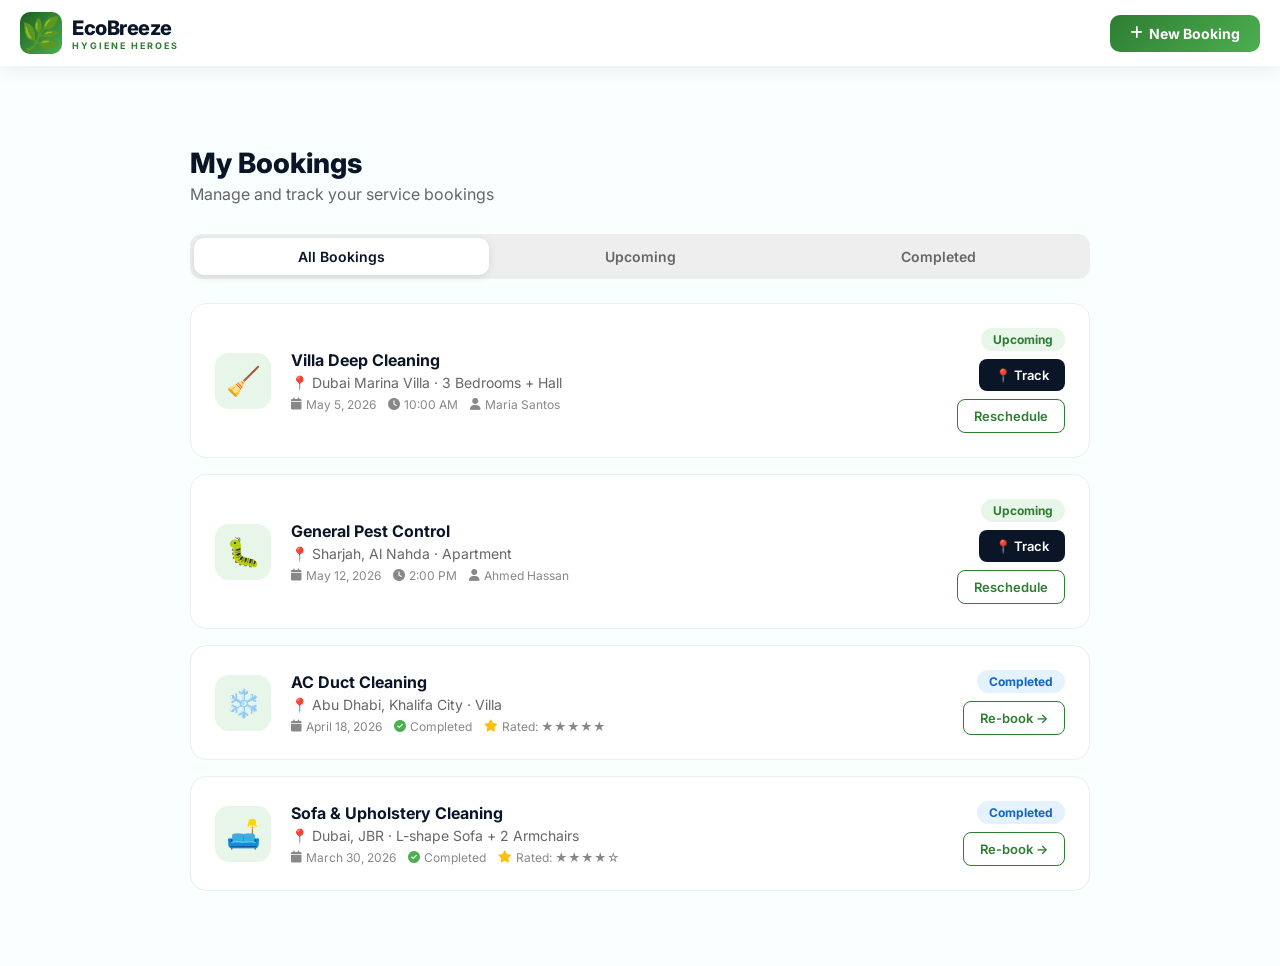
<file: mybookings.html>
<!DOCTYPE html>
<html lang="en">
<head>
<meta charset="UTF-8">
<meta name="viewport" content="width=device-width, initial-scale=1.0">
<title>My Bookings – EcoBreeze</title>
<link rel="stylesheet" href="styles.css">
<link href="https://fonts.googleapis.com/css2?family=Inter:wght@300;400;500;600;700;800;900&display=swap" rel="stylesheet">
<link rel="stylesheet" href="https://cdnjs.cloudflare.com/ajax/libs/font-awesome/6.5.0/css/all.min.css">
<style>
.bookings-page{min-height:100vh;background:#f8fffe;padding:80px 20px 40px;}
.bookings-container{max-width:900px;margin:0 auto;}
.bookings-header{display:flex;justify-content:space-between;align-items:center;margin-bottom:30px;}
.bookings-header h1{font-size:28px;font-weight:800;color:#0a1628;}
.booking-tabs{display:flex;gap:4px;background:#eee;border-radius:12px;padding:4px;margin-bottom:24px;}
.booking-tab{flex:1;padding:10px;border:none;background:transparent;border-radius:10px;font-size:14px;font-weight:600;cursor:pointer;font-family:inherit;transition:all 0.2s;color:#666;}
.booking-tab.active{background:#fff;color:#0a1628;box-shadow:0 2px 8px rgba(0,0,0,0.1);}
.booking-card{background:#fff;border-radius:16px;padding:24px;margin-bottom:16px;border:1.5px solid #eee;display:grid;grid-template-columns:auto 1fr auto;gap:20px;align-items:center;}
.booking-icon{width:56px;height:56px;border-radius:14px;background:#e8f5e9;display:flex;align-items:center;justify-content:center;font-size:28px;}
.booking-info h3{font-size:16px;font-weight:700;color:#0a1628;margin-bottom:4px;}
.booking-info p{font-size:14px;color:#666;margin-bottom:6px;}
.booking-meta{display:flex;gap:12px;flex-wrap:wrap;}
.booking-meta span{font-size:12px;color:#888;display:flex;align-items:center;gap:4px;}
.booking-status{display:inline-block;padding:4px 12px;border-radius:12px;font-size:12px;font-weight:700;}
.status-upcoming{background:#e8f5e9;color:#2e7d32;}
.status-completed{background:#e3f2fd;color:#1565c0;}
.status-cancelled{background:#fce4ec;color:#c62828;}
.booking-actions{display:flex;flex-direction:column;gap:8px;align-items:flex-end;}
.btn-track{background:#0a1628;color:#fff;border:none;padding:8px 16px;border-radius:8px;font-size:13px;font-weight:600;cursor:pointer;font-family:inherit;white-space:nowrap;}
.btn-rebook{background:transparent;color:#2e7d32;border:1.5px solid #2e7d32;padding:8px 16px;border-radius:8px;font-size:13px;font-weight:600;cursor:pointer;font-family:inherit;white-space:nowrap;}
.empty-state{text-align:center;padding:60px 20px;}
.empty-state .empty-icon{font-size:80px;margin-bottom:20px;}
.empty-state h2{font-size:22px;font-weight:700;color:#0a1628;margin-bottom:8px;}
.empty-state p{color:#888;margin-bottom:20px;}
</style>
</head>
<body>
<header class="header" id="header">
  <nav class="navbar">
    <a href="index.html" class="nav-logo">
      <div class="logo-icon">🌿</div>
      <div class="logo-text">
        <span class="logo-name">EcoBreeze</span>
        <span class="logo-tagline">HYGIENE HEROES</span>
      </div>
    </a>
    <div style="flex:1"></div>
    <div class="nav-actions">
      <a href="index.html" class="btn-book" style="text-decoration:none"><i class="fas fa-plus"></i> New Booking</a>
    </div>
  </nav>
</header>
<div class="bookings-page">
  <div class="bookings-container">
    <div class="bookings-header">
      <div>
        <h1>My Bookings</h1>
        <p style="color:#666;margin-top:4px">Manage and track your service bookings</p>
      </div>
    </div>
    <div class="booking-tabs">
      <button class="booking-tab active" onclick="filterBookings('all',this)">All Bookings</button>
      <button class="booking-tab" onclick="filterBookings('upcoming',this)">Upcoming</button>
      <button class="booking-tab" onclick="filterBookings('completed',this)">Completed</button>
    </div>
    <div id="bookingsList">
      <div class="booking-card" data-status="upcoming">
        <div class="booking-icon">🧹</div>
        <div class="booking-info">
          <h3>Villa Deep Cleaning</h3>
          <p>📍 Dubai Marina Villa · 3 Bedrooms + Hall</p>
          <div class="booking-meta">
            <span><i class="fas fa-calendar"></i> May 5, 2026</span>
            <span><i class="fas fa-clock"></i> 10:00 AM</span>
            <span><i class="fas fa-user"></i> Maria Santos</span>
          </div>
        </div>
        <div class="booking-actions">
          <span class="booking-status status-upcoming">Upcoming</span>
          <button class="btn-track" onclick="alert('Live tracking coming in the app!')">📍 Track</button>
          <button class="btn-rebook">Reschedule</button>
        </div>
      </div>
      <div class="booking-card" data-status="upcoming">
        <div class="booking-icon">🐛</div>
        <div class="booking-info">
          <h3>General Pest Control</h3>
          <p>📍 Sharjah, Al Nahda · Apartment</p>
          <div class="booking-meta">
            <span><i class="fas fa-calendar"></i> May 12, 2026</span>
            <span><i class="fas fa-clock"></i> 2:00 PM</span>
            <span><i class="fas fa-user"></i> Ahmed Hassan</span>
          </div>
        </div>
        <div class="booking-actions">
          <span class="booking-status status-upcoming">Upcoming</span>
          <button class="btn-track" onclick="alert('Live tracking available on day of service!')">📍 Track</button>
          <button class="btn-rebook">Reschedule</button>
        </div>
      </div>
      <div class="booking-card" data-status="completed">
        <div class="booking-icon">❄️</div>
        <div class="booking-info">
          <h3>AC Duct Cleaning</h3>
          <p>📍 Abu Dhabi, Khalifa City · Villa</p>
          <div class="booking-meta">
            <span><i class="fas fa-calendar"></i> April 18, 2026</span>
            <span><i class="fas fa-check-circle" style="color:#4caf50"></i> Completed</span>
            <span><i class="fas fa-star" style="color:#ffc107"></i> Rated: ★★★★★</span>
          </div>
        </div>
        <div class="booking-actions">
          <span class="booking-status status-completed">Completed</span>
          <button class="btn-rebook" onclick="window.location.href='index.html'">Re-book →</button>
        </div>
      </div>
      <div class="booking-card" data-status="completed">
        <div class="booking-icon">🛋️</div>
        <div class="booking-info">
          <h3>Sofa & Upholstery Cleaning</h3>
          <p>📍 Dubai, JBR · L-shape Sofa + 2 Armchairs</p>
          <div class="booking-meta">
            <span><i class="fas fa-calendar"></i> March 30, 2026</span>
            <span><i class="fas fa-check-circle" style="color:#4caf50"></i> Completed</span>
            <span><i class="fas fa-star" style="color:#ffc107"></i> Rated: ★★★★☆</span>
          </div>
        </div>
        <div class="booking-actions">
          <span class="booking-status status-completed">Completed</span>
          <button class="btn-rebook" onclick="window.location.href='index.html'">Re-book →</button>
        </div>
      </div>
    </div>
  </div>
</div>
<script>
function filterBookings(status, btn) {
  document.querySelectorAll('.booking-tab').forEach(t => t.classList.remove('active'));
  btn.classList.add('active');
  document.querySelectorAll('.booking-card').forEach(card => {
    if (status === 'all' || card.dataset.status === status) {
      card.style.display = 'grid';
    } else {
      card.style.display = 'none';
    }
  });
}
</script>
</body>
</html>
</file>
<file: styles.css>
:root {--green:#4CAF50;--dark-green:#2e7d32;--lime:#A8E063;--dark:#0a1628;--dark2:#1a2b4a;--white:#fff;--gray:#f8f9fa;--text:#333;--text-light:#666;--shadow:0 4px 20px rgba(0,0,0,0.1);--radius:12px;--radius-lg:20px;} *{margin:0;padding:0;box-sizing:border-box;} html{scroll-behavior:smooth;} body{font-family:'Inter',sans-serif;color:var(--text);background:#fff;overflow-x:hidden;} .container{max-width:1200px;margin:0 auto;padding:0 20px;} .section{padding:80px 0;} .section-light{background:#f8fffe;} .section-dark{background:var(--dark);color:#fff;} .section-green{background:linear-gradient(135deg,var(--dark-green),#1b5e20);color:#fff;} .section-header{text-align:center;margin-bottom:50px;} .section-badge{display:inline-block;background:rgba(76,175,80,0.1);color:var(--dark-green);border:1px solid rgba(76,175,80,0.3);padding:6px 16px;border-radius:20px;font-size:13px;font-weight:600;letter-spacing:1px;margin-bottom:12px;} .section-header.light .section-badge{background:rgba(168,224,99,0.2);color:var(--lime);border-color:rgba(168,224,99,0.4);} .section-header h2{font-size:clamp(28px,4vw,42px);font-weight:800;margin-bottom:12px;} .section-header p{color:var(--text-light);max-width:600px;margin:0 auto;font-size:16px;line-height:1.6;} .section-header.light h2{color:#fff;} .section-header.light p{color:rgba(255,255,255,0.8);}
/* ANNOUNCEMENT BAR */
.announcement-bar{background:linear-gradient(90deg,#1b5e20,#2e7d32,#388e3c);color:#fff;padding:8px 0;overflow:hidden;font-size:13px;font-weight:500;}
.announce-scroll{display:flex;gap:60px;white-space:nowrap;animation:scrollLeft 30s linear infinite;}
.announce-scroll span{flex-shrink:0;}
@keyframes scrollLeft{0%{transform:translateX(0);}100%{transform:translateX(-50%);}}

/* HEADER */
.header{position:sticky;top:0;z-index:1000;background:#fff;box-shadow:0 2px 20px rgba(0,0,0,0.08);transition:all 0.3s;}
.header.scrolled{box-shadow:0 4px 30px rgba(0,0,0,0.15);}
.navbar{display:flex;align-items:center;gap:16px;padding:12px 20px;max-width:1400px;margin:0 auto;}
.nav-logo{display:flex;align-items:center;gap:10px;text-decoration:none;flex-shrink:0;}
.logo-icon{font-size:32px;width:42px;height:42px;background:linear-gradient(135deg,#1b5e20,#4caf50);border-radius:10px;display:flex;align-items:center;justify-content:center;}
.logo-text{display:flex;flex-direction:column;}
.logo-name{font-size:20px;font-weight:800;color:var(--dark);letter-spacing:-0.5px;}
.logo-tagline{font-size:9px;color:var(--dark-green);font-weight:700;letter-spacing:2px;}
.nav-search{flex:1;max-width:500px;display:flex;border:2px solid #e0e0e0;border-radius:30px;overflow:hidden;transition:border-color 0.2s;}
.nav-search:focus-within{border-color:var(--green);}
.search-location{display:flex;align-items:center;gap:6px;padding:8px 14px;border-right:1px solid #e0e0e0;background:#f8f9fa;color:var(--dark-green);font-size:13px;font-weight:500;min-width:140px;}
.search-location i{color:var(--green);font-size:13px;}
.location-select{border:none;background:transparent;color:var(--dark);font-size:13px;font-weight:600;outline:none;cursor:pointer;}
.search-input-wrap{flex:1;display:flex;align-items:center;gap:8px;padding:8px 14px;position:relative;}
.search-input-wrap i{color:#999;font-size:14px;}
.search-input-wrap input{border:none;outline:none;font-size:14px;width:100%;font-family:inherit;}
.search-dropdown{position:absolute;top:100%;left:0;right:0;background:#fff;border-radius:12px;box-shadow:0 8px 30px rgba(0,0,0,0.15);z-index:1000;overflow:hidden;display:none;max-height:300px;overflow-y:auto;}
.search-dropdown.show{display:block;}
.search-item{padding:12px 16px;cursor:pointer;font-size:14px;border-bottom:1px solid #f5f5f5;display:flex;align-items:center;gap:10px;}
.search-item:hover{background:#f8fffe;}
.nav-links{display:flex;gap:4px;align-items:center;}
.nav-link{text-decoration:none;color:var(--text);font-size:14px;font-weight:500;padding:8px 12px;border-radius:8px;transition:all 0.2s;white-space:nowrap;}
.nav-link:hover{background:#f0f9f0;color:var(--dark-green);}
.nav-actions{display:flex;align-items:center;gap:8px;flex-shrink:0;}
.btn-phone{text-decoration:none;color:var(--dark);font-size:13px;font-weight:600;display:flex;align-items:center;gap:6px;white-space:nowrap;}
.btn-phone i{color:var(--green);}
.btn-whatsapp{background:#25d366;color:#fff;padding:8px 16px;border-radius:8px;text-decoration:none;font-size:13px;font-weight:600;display:flex;align-items:center;gap:6px;transition:all 0.2s;}
.btn-whatsapp:hover{background:#1da851;transform:translateY(-1px);}
.btn-book{background:linear-gradient(135deg,var(--dark-green),#4caf50);color:#fff;border:none;padding:10px 20px;border-radius:10px;font-size:14px;font-weight:700;cursor:pointer;display:flex;align-items:center;gap:6px;transition:all 0.2s;font-family:inherit;white-space:nowrap;}
.btn-book:hover{transform:translateY(-2px);box-shadow:0 6px 20px rgba(76,175,80,0.4);}
.nav-user{position:relative;cursor:pointer;padding:8px;border-radius:50%;background:#f5f5f5;transition:all 0.2s;}
.nav-user:hover{background:#e8f5e9;}
.nav-user i{font-size:22px;color:var(--dark-green);}
.user-menu{position:absolute;right:0;top:100%;background:#fff;border-radius:12px;box-shadow:0 8px 30px rgba(0,0,0,0.15);min-width:180px;overflow:hidden;display:none;z-index:100;}
.user-menu.show{display:block;}
.user-menu a{display:flex;align-items:center;gap:10px;padding:12px 16px;font-size:14px;color:var(--text);text-decoration:none;border-bottom:1px solid #f5f5f5;transition:background 0.2s;}
.user-menu a:hover{background:#f8fffe;}
.user-menu a i{color:var(--green);width:16px;}
.hamburger{display:none;flex-direction:column;gap:5px;background:none;border:none;cursor:pointer;padding:6px;}
.hamburger span{display:block;width:24px;height:2px;background:var(--dark);border-radius:2px;transition:all 0.3s;}
.mobile-menu{display:none;flex-direction:column;gap:0;background:#fff;border-top:1px solid #eee;}
.mobile-menu a{padding:14px 20px;color:var(--text);text-decoration:none;border-bottom:1px solid #f5f5f5;font-weight:500;font-size:15px;}
.mobile-menu a:hover{background:#f8fffe;color:var(--dark-green);}
.mobile-menu.show{display:flex;}

/* HERO */
.hero{min-height:100vh;background:linear-gradient(135deg,#0a1628 0%,#1a2b4a 50%,#0d3b1e 100%);display:flex;align-items:center;padding:100px 20px 60px;position:relative;overflow:hidden;}
.hero::before{content:'';position:absolute;top:-50%;right:-20%;width:80%;height:200%;background:radial-gradient(circle,rgba(76,175,80,0.08) 0%,transparent 70%);pointer-events:none;}
.hero-content{max-width:1200px;margin:0 auto;display:grid;grid-template-columns:1fr 1fr;gap:60px;align-items:center;width:100%;}
.hero-badge{display:inline-flex;align-items:center;gap:8px;background:rgba(76,175,80,0.15);border:1px solid rgba(76,175,80,0.4);color:#a8e063;padding:8px 16px;border-radius:20px;font-size:13px;font-weight:600;margin-bottom:20px;}
.hero-title{font-size:clamp(36px,5vw,62px);font-weight:900;color:#fff;line-height:1.1;margin-bottom:20px;}
.hero-title .highlight{color:var(--lime);display:block;}
.hero-desc{color:rgba(255,255,255,0.75);font-size:17px;line-height:1.7;margin-bottom:30px;}
.hero-stats{display:grid;grid-template-columns:repeat(4,1fr);gap:16px;margin-bottom:36px;}
.stat{background:rgba(255,255,255,0.06);border:1px solid rgba(255,255,255,0.1);border-radius:12px;padding:14px 10px;text-align:center;}
.stat-num{display:block;font-size:22px;font-weight:800;color:var(--lime);}
.stat-label{font-size:11px;color:rgba(255,255,255,0.6);font-weight:500;}
.hero-cta{display:flex;gap:14px;flex-wrap:wrap;}
.btn-primary{background:linear-gradient(135deg,#4caf50,#2e7d32);color:#fff;border:none;padding:16px 32px;border-radius:12px;font-size:16px;font-weight:700;cursor:pointer;font-family:inherit;transition:all 0.3s;display:flex;align-items:center;gap:8px;}
.btn-primary:hover{transform:translateY(-3px);box-shadow:0 10px 30px rgba(76,175,80,0.4);}
.btn-secondary{background:rgba(255,255,255,0.1);color:#fff;border:2px solid rgba(255,255,255,0.3);padding:16px 32px;border-radius:12px;font-size:16px;font-weight:700;cursor:pointer;font-family:inherit;transition:all 0.3s;display:flex;align-items:center;gap:8px;}
.btn-secondary:hover{background:rgba(255,255,255,0.2);transform:translateY(-2px);}

/* BOOKING WIDGET */
.booking-widget{background:#fff;border-radius:20px;padding:28px;box-shadow:0 20px 60px rgba(0,0,0,0.3);}
.booking-widget h3{font-size:20px;font-weight:800;color:var(--dark);margin-bottom:4px;}
.widget-sub{color:#888;font-size:14px;margin-bottom:16px;}
.service-grid{display:grid;grid-template-columns:repeat(3,1fr);gap:8px;margin-bottom:16px;}
.service-card{border:2px solid #eee;border-radius:10px;padding:10px 6px;text-align:center;cursor:pointer;transition:all 0.2s;}
.service-card:hover,.service-card.active{border-color:var(--green);background:#f0fff0;}
.service-card.active{box-shadow:0 0 0 3px rgba(76,175,80,0.2);}
.svc-icon{font-size:20px;display:block;margin-bottom:4px;}
.svc-name{display:block;font-size:11px;font-weight:700;color:var(--dark);margin-bottom:2px;}
.svc-price{display:block;font-size:10px;color:var(--dark-green);font-weight:600;}
.booking-form{display:flex;flex-direction:column;gap:10px;}
.booking-form input,.booking-form select{padding:12px 14px;border:1.5px solid #e0e0e0;border-radius:10px;font-size:14px;font-family:inherit;outline:none;transition:border-color 0.2s;}
.booking-form input:focus,.booking-form select:focus{border-color:var(--green);}
.form-row{display:grid;grid-template-columns:1fr 1fr;gap:10px;}
.btn-submit{background:linear-gradient(135deg,#2e7d32,#4caf50);color:#fff;border:none;padding:14px;border-radius:10px;font-size:15px;font-weight:700;cursor:pointer;font-family:inherit;transition:all 0.3s;}
.btn-submit:hover{transform:translateY(-2px);box-shadow:0 8px 25px rgba(76,175,80,0.4);}

/* TRUST BAR */
.trust-bar{background:#fff;border-top:1px solid #f0f0f0;border-bottom:1px solid #f0f0f0;padding:20px 0;}
.trust-bar .container{display:flex;flex-wrap:wrap;justify-content:center;gap:30px;}
.trust-item{display:flex;align-items:center;gap:8px;font-size:14px;font-weight:600;color:var(--dark);}
.trust-item i{color:var(--green);font-size:16px;}

/* CATEGORY GRID */
.category-grid{display:grid;grid-template-columns:repeat(4,1fr);gap:20px;}
.category-card{background:#fff;border:1.5px solid #eee;border-radius:16px;overflow:hidden;cursor:pointer;transition:all 0.3s;}
.category-card:hover{transform:translateY(-6px);box-shadow:0 20px 50px rgba(0,0,0,0.12);border-color:var(--green);}
.cat-img{height:140px;display:flex;align-items:center;justify-content:center;font-size:60px;}
.cleaning-img{background:linear-gradient(135deg,#e8f5e9,#c8e6c9);}
.pest-img{background:linear-gradient(135deg,#fce4ec,#f8bbd0);}
.ac-img{background:linear-gradient(135deg,#e3f2fd,#bbdefb);}
.sofa-img{background:linear-gradient(135deg,#fff3e0,#ffe0b2);}
.movein-img{background:linear-gradient(135deg,#f3e5f5,#e1bee7);}
.fumig-img{background:linear-gradient(135deg,#e0f7fa,#b2ebf2);}
.steam-img{background:linear-gradient(135deg,#fafafa,#e0e0e0);}
.termite-img{background:linear-gradient(135deg,#fff8e1,#ffecb3);}
.category-card h3{font-size:15px;font-weight:700;padding:12px 14px 4px;color:var(--dark);}
.category-card p{font-size:13px;color:var(--text-light);padding:0 14px;line-height:1.4;}
.cat-price{display:block;padding:8px 14px 14px;color:var(--dark-green);font-weight:700;font-size:13px;}

/* SERVICES GRID */
.services-grid{display:grid;grid-template-columns:repeat(4,1fr);gap:20px;}
.service-item{background:#fff;border:1.5px solid #eee;border-radius:16px;padding:24px;transition:all 0.3s;position:relative;overflow:hidden;}
.service-item:hover{transform:translateY(-5px);box-shadow:0 15px 40px rgba(0,0,0,0.1);border-color:var(--green);}
.service-item.featured{border-color:var(--green);box-shadow:0 8px 30px rgba(76,175,80,0.15);}
.service-item.popular{border-color:#ff6b35;box-shadow:0 8px 30px rgba(255,107,53,0.1);}
.si-badge{position:absolute;top:12px;right:12px;background:var(--green);color:#fff;font-size:10px;font-weight:700;padding:4px 10px;border-radius:12px;}
.service-item.popular .si-badge{background:#ff6b35;}
.si-icon{font-size:36px;margin-bottom:12px;display:block;}
.service-item h3{font-size:16px;font-weight:700;color:var(--dark);margin-bottom:8px;}
.service-item p{font-size:14px;color:var(--text-light);line-height:1.5;margin-bottom:12px;}
.si-includes{display:flex;flex-wrap:wrap;gap:6px;margin-bottom:14px;}
.si-includes span{background:#e8f5e9;color:var(--dark-green);font-size:11px;font-weight:600;padding:4px 8px;border-radius:6px;}
.si-footer{display:flex;align-items:center;justify-content:space-between;gap:10px;margin-top:auto;}
.si-price{font-size:16px;font-weight:800;color:var(--dark-green);}
.btn-book-service{background:var(--dark);color:#fff;border:none;padding:8px 16px;border-radius:8px;font-size:13px;font-weight:700;cursor:pointer;font-family:inherit;transition:all 0.2s;white-space:nowrap;}
.btn-book-service:hover{background:var(--dark-green);transform:translateY(-1px);}

/* USP GRID */
.usp-grid{display:grid;grid-template-columns:repeat(3,1fr);gap:24px;margin-bottom:50px;}
.usp-card{background:rgba(255,255,255,0.06);border:1px solid rgba(255,255,255,0.1);border-radius:16px;padding:28px;transition:all 0.3s;}
.usp-card:hover{background:rgba(255,255,255,0.1);transform:translateY(-4px);}
.usp-icon{font-size:40px;margin-bottom:14px;display:block;}
.usp-card h3{font-size:17px;font-weight:700;color:#fff;margin-bottom:10px;}
.usp-card p{color:rgba(255,255,255,0.7);font-size:14px;line-height:1.6;}
.usp-badges{display:flex;flex-wrap:wrap;gap:8px;margin-top:12px;}
.usp-badges span{background:rgba(168,224,99,0.2);color:#a8e063;font-size:12px;font-weight:600;padding:4px 10px;border-radius:12px;}
.counter-row{display:grid;grid-template-columns:repeat(4,1fr);gap:20px;background:rgba(255,255,255,0.05);border-radius:16px;padding:30px;}
.counter-item{text-align:center;}
.counter-num{font-size:40px;font-weight:900;color:#a8e063;}
.counter-item span:last-of-type{font-size:36px;font-weight:900;color:#a8e063;}
.counter-item p{color:rgba(255,255,255,0.7);font-size:14px;margin-top:6px;}

/* PACKAGES */
.packages-grid{display:grid;grid-template-columns:repeat(3,1fr);gap:24px;}
.package-card{background:#fff;border:2px solid #eee;border-radius:20px;overflow:hidden;transition:all 0.3s;position:relative;}
.package-card:hover{transform:translateY(-8px);box-shadow:0 20px 60px rgba(0,0,0,0.12);}
.package-card.popular{border-color:var(--green);box-shadow:0 12px 40px rgba(76,175,80,0.2);}
.pkg-popular{background:linear-gradient(135deg,var(--dark-green),#4caf50);color:#fff;text-align:center;padding:10px;font-weight:800;font-size:13px;letter-spacing:1px;}
.pkg-header{padding:28px 28px 20px;}
.pkg-header h3{font-size:20px;font-weight:800;color:var(--dark);margin-bottom:8px;}
.pkg-price{margin-bottom:10px;}
.pkg-price span{font-size:36px;font-weight:900;color:var(--dark-green);}
.pkg-price small{color:#888;font-size:14px;margin-left:4px;}
.pkg-header p{color:var(--text-light);font-size:14px;line-height:1.5;}
.pkg-features{list-style:none;padding:0 28px 20px;}
.pkg-features li{display:flex;align-items:flex-start;gap:10px;padding:8px 0;border-bottom:1px solid #f5f5f5;font-size:14px;color:var(--text);}
.pkg-features li i{color:var(--green);margin-top:3px;flex-shrink:0;}
.btn-pkg{display:block;margin:0 20px 20px;padding:14px;background:linear-gradient(135deg,var(--dark-green),#4caf50);color:#fff;border:none;border-radius:12px;font-size:15px;font-weight:700;cursor:pointer;font-family:inherit;transition:all 0.3s;text-align:center;width:calc(100% - 40px);}
.btn-pkg:hover{transform:translateY(-2px);box-shadow:0 8px 25px rgba(76,175,80,0.4);}

/* HOW IT WORKS */
.steps-grid{display:flex;align-items:flex-start;justify-content:center;gap:16px;}
.step-item{flex:1;text-align:center;max-width:220px;}
.step-num{width:32px;height:32px;background:var(--green);color:#fff;border-radius:50%;font-size:14px;font-weight:800;display:flex;align-items:center;justify-content:center;margin:0 auto 14px;}
.step-icon{font-size:48px;margin-bottom:14px;display:block;}
.step-item h3{font-size:16px;font-weight:700;color:var(--dark);margin-bottom:8px;}
.step-item p{font-size:14px;color:var(--text-light);line-height:1.5;}
.step-arrow{font-size:30px;color:#ddd;margin-top:50px;flex-shrink:0;}

/* TECHNICIANS */
.tech-grid{display:grid;grid-template-columns:repeat(4,1fr);gap:20px;}
.tech-card{background:#fff;border:1.5px solid #eee;border-radius:16px;padding:24px;text-align:center;transition:all 0.3s;}
.tech-card:hover{transform:translateY(-5px);box-shadow:0 15px 40px rgba(0,0,0,0.1);border-color:var(--green);}
.tech-avatar{width:72px;height:72px;background:linear-gradient(135deg,#e8f5e9,#c8e6c9);border-radius:50%;display:flex;align-items:center;justify-content:center;font-size:32px;margin:0 auto 14px;}
.tech-info h4{font-size:16px;font-weight:700;color:var(--dark);margin-bottom:4px;}
.tech-info p{font-size:13px;color:var(--text-light);margin-bottom:8px;}
.tech-rating{font-size:13px;color:var(--dark-green);font-weight:600;margin-bottom:10px;}
.tech-badges{display:flex;justify-content:center;gap:6px;flex-wrap:wrap;margin-bottom:14px;}
.tech-badges span{background:#e8f5e9;color:var(--dark-green);font-size:11px;font-weight:600;padding:3px 9px;border-radius:10px;}
.btn-tech{background:var(--dark);color:#fff;border:none;padding:10px 20px;border-radius:10px;font-size:13px;font-weight:700;cursor:pointer;font-family:inherit;transition:all 0.2s;width:100%;}
.btn-tech:hover{background:var(--dark-green);}

/* TRACKING SECTION */
.tracking-layout{display:grid;grid-template-columns:1fr auto;gap:60px;align-items:center;}
.tracking-content h2{font-size:clamp(28px,3.5vw,40px);font-weight:800;color:#fff;margin-bottom:16px;}
.tracking-content p{color:rgba(255,255,255,0.8);font-size:16px;line-height:1.7;margin-bottom:24px;}
.tracking-features{list-style:none;margin-bottom:30px;}
.tracking-features li{display:flex;align-items:center;gap:12px;padding:8px 0;color:rgba(255,255,255,0.85);font-size:15px;}
.tracking-features li i{color:#a8e063;width:20px;font-size:16px;}
.app-buttons{display:flex;gap:14px;flex-wrap:wrap;}
.app-btn{display:flex;align-items:center;gap:12px;background:rgba(255,255,255,0.15);border:1.5px solid rgba(255,255,255,0.3);color:#fff;padding:12px 20px;border-radius:12px;text-decoration:none;transition:all 0.3s;}
.app-btn:hover{background:rgba(255,255,255,0.25);transform:translateY(-2px);}
.app-btn.dark{background:rgba(0,0,0,0.6);border-color:rgba(255,255,255,0.2);}
.app-btn i{font-size:28px;}
.app-btn div small{display:block;font-size:10px;opacity:0.8;}
.app-btn div strong{font-size:15px;display:block;}
.phone-mockup{width:240px;height:480px;background:linear-gradient(135deg,#1a2b4a,#0d1b2e);border-radius:36px;border:4px solid rgba(255,255,255,0.2);overflow:hidden;box-shadow:0 30px 60px rgba(0,0,0,0.4);}
.phone-screen{height:100%;padding:20px;display:flex;flex-direction:column;}
.phone-map{flex:1;background:linear-gradient(135deg,#1b5e20,#2e7d32);border-radius:16px;position:relative;display:flex;flex-direction:column;align-items:center;justify-content:flex-end;padding:16px;gap:12px;}
.map-pin{font-size:32px;animation:bounce 1.5s infinite;}
.map-dest{font-size:20px;}
.eta-card{background:#fff;border-radius:12px;padding:14px;width:100%;text-align:center;}
.eta-card strong{display:block;font-size:13px;color:var(--dark);font-weight:700;}
.eta-card p{font-size:11px;color:#666;margin:4px 0;}
.eta-bar{background:#eee;border-radius:4px;height:6px;overflow:hidden;}
.eta-fill{width:65%;height:100%;background:linear-gradient(90deg,var(--green),var(--lime));animation:loading 2s ease-in-out infinite;}
@keyframes loading{0%{width:30%;}50%{width:75%;}100%{width:30%;}}
@keyframes bounce{0%,100%{transform:translateY(0);}50%{transform:translateY(-6px);}}

/* GALLERY */
.gallery-grid{display:grid;grid-template-columns:repeat(3,1fr);grid-template-rows:auto auto;gap:16px;}
.gallery-item.large{grid-column:1 / 3;grid-row:1 / 3;}
.gallery-placeholder{height:100%;min-height:200px;border-radius:16px;display:flex;flex-direction:column;align-items:center;justify-content:center;text-align:center;padding:20px;font-weight:700;font-size:16px;color:#fff;}
.g1{background:linear-gradient(135deg,#1b5e20,#4caf50);min-height:320px;}
.g2{background:linear-gradient(135deg,#0d47a1,#1976d2);}
.g3{background:linear-gradient(135deg,#b71c1c,#e53935);}
.g4{background:linear-gradient(135deg,#e65100,#ff9800);}
.g5{background:linear-gradient(135deg,#4a148c,#7b1fa2);}
.gallery-placeholder small{font-size:12px;font-weight:400;opacity:0.8;margin-top:6px;}

/* REVIEWS */
.reviews-slider{display:grid;grid-template-columns:repeat(3,1fr);gap:20px;margin-bottom:30px;}
.review-card{background:#fff;border:1.5px solid #eee;border-radius:16px;padding:24px;transition:all 0.3s;}
.review-card:hover{transform:translateY(-4px);box-shadow:0 12px 30px rgba(0,0,0,0.08);}
.review-header{display:flex;align-items:center;gap:12px;margin-bottom:14px;}
.reviewer-avatar{width:44px;height:44px;border-radius:50%;background:linear-gradient(135deg,var(--dark-green),#4caf50);color:#fff;display:flex;align-items:center;justify-content:center;font-size:18px;font-weight:700;flex-shrink:0;}
.reviewer-info h4{font-size:15px;font-weight:700;color:var(--dark);}
.reviewer-info p{font-size:12px;color:var(--text-light);}
.review-stars{margin-left:auto;color:#ffc107;font-size:14px;letter-spacing:1px;}
.review-text{font-size:14px;color:var(--text-light);line-height:1.6;margin-bottom:12px;font-style:italic;}
.review-verified{font-size:12px;color:var(--dark-green);font-weight:600;}
.slider-controls{display:flex;align-items:center;justify-content:center;gap:20px;margin-bottom:30px;}
.slider-controls button{background:var(--dark);color:#fff;border:none;width:40px;height:40px;border-radius:50%;font-size:18px;cursor:pointer;transition:all 0.2s;}
.slider-controls button:hover{background:var(--dark-green);}
.slider-dots{display:flex;gap:8px;}
.dot{width:10px;height:10px;border-radius:50%;background:#ddd;transition:background 0.2s;}
.dot.active{background:var(--green);}
.overall-rating{text-align:center;padding:30px;background:#f8fffe;border-radius:16px;}
.rating-big{font-size:64px;font-weight:900;color:var(--dark-green);}
.rating-stars{font-size:28px;color:#ffc107;margin-bottom:8px;}
.overall-rating p{color:var(--text-light);font-size:15px;margin-bottom:14px;}
.btn-review{background:var(--dark);color:#fff;padding:10px 24px;border-radius:10px;text-decoration:none;font-weight:700;font-size:14px;display:inline-block;transition:all 0.2s;}
.btn-review:hover{background:var(--dark-green);}

/* AREAS */
.areas-grid{display:grid;grid-template-columns:repeat(3,1fr);gap:20px;}
.area-card{background:#fff;border:1.5px solid #eee;border-radius:16px;padding:28px;cursor:pointer;transition:all 0.3s;text-align:center;}
.area-card:hover{transform:translateY(-5px);box-shadow:0 15px 40px rgba(0,0,0,0.1);border-color:var(--green);}
.area-icon{font-size:48px;margin-bottom:14px;display:block;}
.area-card h3{font-size:20px;font-weight:800;color:var(--dark);margin-bottom:8px;}
.area-card p{font-size:13px;color:var(--text-light);line-height:1.5;margin-bottom:12px;}
.area-link{color:var(--dark-green);font-weight:700;font-size:14px;}

/* FAQ */
.faq-list{max-width:800px;margin:0 auto;}
.faq-item{border-bottom:1px solid #eee;overflow:hidden;}
.faq-q{width:100%;background:none;border:none;text-align:left;padding:20px 0;font-size:16px;font-weight:600;color:var(--dark);cursor:pointer;font-family:inherit;display:flex;justify-content:space-between;align-items:center;gap:20px;}
.faq-q:hover{color:var(--dark-green);}
.faq-arrow{transition:transform 0.3s;flex-shrink:0;}
.faq-q.active .faq-arrow{transform:rotate(180deg);}
.faq-a{max-height:0;overflow:hidden;transition:max-height 0.4s ease;}
.faq-a.open{max-height:200px;}
.faq-a p{padding:0 0 20px;color:var(--text-light);font-size:15px;line-height:1.7;}

/* CONTACT */
.contact-grid{display:grid;grid-template-columns:repeat(4,1fr);gap:16px;margin-bottom:40px;}
.contact-card{background:rgba(255,255,255,0.08);border:1px solid rgba(255,255,255,0.15);border-radius:16px;padding:24px;text-align:center;cursor:pointer;transition:all 0.3s;}
.contact-card:hover{background:rgba(255,255,255,0.14);transform:translateY(-4px);}
.contact-icon{font-size:36px;margin-bottom:12px;display:block;}
.contact-card h3{font-size:13px;font-weight:800;color:rgba(255,255,255,0.7);letter-spacing:1px;margin-bottom:6px;}
.contact-card p{font-size:16px;font-weight:700;color:#fff;margin-bottom:4px;}
.contact-card small{font-size:12px;color:rgba(255,255,255,0.6);}
.contact-form-wrap{background:rgba(255,255,255,0.06);border:1px solid rgba(255,255,255,0.1);border-radius:16px;padding:32px;}
.contact-form-wrap h3{font-size:20px;font-weight:700;color:#fff;margin-bottom:20px;}
.contact-form{display:flex;flex-direction:column;gap:14px;}
.contact-form input,.contact-form select,.contact-form textarea{padding:14px;background:rgba(255,255,255,0.1);border:1px solid rgba(255,255,255,0.2);border-radius:10px;color:#fff;font-size:14px;font-family:inherit;outline:none;transition:border-color 0.2s;}
.contact-form input::placeholder,.contact-form textarea::placeholder{color:rgba(255,255,255,0.5);}
.contact-form input:focus,.contact-form select:focus,.contact-form textarea:focus{border-color:var(--lime);}
.contact-form select option{background:var(--dark);color:#fff;}

/* APP PROMO */
.app-promo{display:grid;grid-template-columns:1fr auto;gap:60px;align-items:center;}
.app-content h2{font-size:clamp(28px,3.5vw,40px);font-weight:800;color:#fff;margin-bottom:14px;}
.app-content p{color:rgba(255,255,255,0.8);font-size:16px;line-height:1.7;margin-bottom:24px;}
.app-features{display:grid;grid-template-columns:repeat(2,1fr);gap:16px;margin-bottom:28px;}
.app-feat{display:flex;align-items:center;gap:12px;color:rgba(255,255,255,0.85);}
.app-feat i{color:#a8e063;font-size:20px;width:24px;}
.app-feat p{font-size:14px;margin:0;line-height:1.3;}
.app-feat p small{opacity:0.7;font-size:12px;}
.app-phone{width:200px;height:400px;background:rgba(0,0,0,0.4);border-radius:30px;border:3px solid rgba(255,255,255,0.2);overflow:hidden;box-shadow:0 20px 50px rgba(0,0,0,0.4);}
.app-phone-screen{height:100%;padding:16px;display:flex;flex-direction:column;}
.app-home-screen{background:linear-gradient(180deg,#0a1628 0%,#1a2b4a 100%);border-radius:18px;height:100%;padding:16px;display:flex;flex-direction:column;gap:10px;}
.app-logo{color:#a8e063;font-weight:800;font-size:14px;}
.app-greeting{color:#fff;font-size:12px;}
.app-booking-list{flex:1;display:flex;flex-direction:column;gap:8px;}
.app-booking-item{background:rgba(255,255,255,0.08);border-radius:10px;padding:10px;display:flex;justify-content:space-between;align-items:center;font-size:11px;}
.app-booking-item span{color:#fff;font-weight:600;}
.app-booking-item.active{background:rgba(76,175,80,0.2);border:1px solid rgba(76,175,80,0.4);}
.app-status{color:#a8e063;font-size:10px;}
.app-nav{display:flex;justify-content:space-around;padding:10px 0 0;font-size:16px;}

/* FOOTER */
.footer{background:#0a0f1a;color:#fff;padding:60px 0 0;}
.footer-grid{display:grid;grid-template-columns:2fr 1fr 1fr 1fr;gap:40px;margin-bottom:40px;}
.footer-brand p{color:rgba(255,255,255,0.6);font-size:14px;line-height:1.7;margin:16px 0;}
.footer-logo{display:flex;align-items:center;gap:10px;margin-bottom:4px;}
.social-links{display:flex;gap:10px;margin-top:16px;}
.social-links a{width:36px;height:36px;background:rgba(255,255,255,0.1);border-radius:50%;display:flex;align-items:center;justify-content:center;color:#fff;font-size:14px;text-decoration:none;transition:all 0.2s;}
.social-links a:hover{background:var(--green);}
.footer-col h4{font-size:15px;font-weight:700;margin-bottom:16px;color:#fff;}
.footer-col ul{list-style:none;}
.footer-col ul li{margin-bottom:8px;}
.footer-col ul li a{color:rgba(255,255,255,0.6);text-decoration:none;font-size:14px;transition:color 0.2s;}
.footer-col ul li a:hover{color:#a8e063;}
.footer-bottom{border-top:1px solid rgba(255,255,255,0.1);padding:20px 0;text-align:center;}
.footer-bottom p{color:rgba(255,255,255,0.5);font-size:13px;margin-bottom:10px;}
.footer-info{display:flex;justify-content:center;flex-wrap:wrap;gap:20px;}
.footer-info span{color:rgba(255,255,255,0.5);font-size:13px;}

/* FAB BUTTONS */
.fab-container{position:fixed;bottom:24px;right:24px;display:flex;flex-direction:column;gap:10px;z-index:900;}
.fab{display:flex;align-items:center;gap:10px;padding:12px 20px;border-radius:50px;border:none;cursor:pointer;font-size:14px;font-weight:700;font-family:inherit;transition:all 0.3s;box-shadow:0 6px 20px rgba(0,0,0,0.25);}
.fab:hover{transform:translateY(-3px);box-shadow:0 10px 30px rgba(0,0,0,0.3);}
.fab-whatsapp{background:#25d366;color:#fff;text-decoration:none;}
.fab-call{background:#fff;color:var(--dark);}
.fab-book{background:linear-gradient(135deg,var(--dark-green),#4caf50);color:#fff;}
.fab i{font-size:18px;}
.fab-label{font-size:13px;}

/* SCROLL TOP */
.scroll-top{position:fixed;bottom:24px;left:24px;width:44px;height:44px;background:var(--dark);color:#fff;border:none;border-radius:50%;font-size:18px;cursor:pointer;transition:all 0.3s;opacity:0;pointer-events:none;z-index:900;box-shadow:0 4px 15px rgba(0,0,0,0.2);}
.scroll-top.show{opacity:1;pointer-events:all;}
.scroll-top:hover{background:var(--dark-green);transform:translateY(-3px);}

/* MODALS */
.modal-overlay{position:fixed;inset:0;background:rgba(0,0,0,0.7);z-index:2000;display:none;align-items:center;justify-content:center;padding:20px;backdrop-filter:blur(4px);}
.modal-overlay.show{display:flex;}
.modal{background:#fff;border-radius:20px;max-width:640px;width:100%;max-height:90vh;overflow-y:auto;position:relative;}
.modal-sm{max-width:420px;}
.modal-close{position:absolute;top:16px;right:16px;background:#f5f5f5;border:none;width:32px;height:32px;border-radius:50%;font-size:16px;cursor:pointer;z-index:10;transition:all 0.2s;}
.modal-close:hover{background:#eee;}
.modal-header{padding:28px 28px 0;border-bottom:1px solid #f0f0f0;margin-bottom:20px;padding-bottom:16px;}
.modal-header h2{font-size:22px;font-weight:800;color:var(--dark);}
.modal-header p{color:#888;font-size:14px;margin-top:4px;}
.modal-form{padding:0 28px 28px;display:flex;flex-direction:column;gap:16px;}
.form-group{display:flex;flex-direction:column;gap:6px;}
.form-group label{font-size:13px;font-weight:600;color:var(--dark);}
.form-group input,.form-group select,.form-group textarea{padding:12px 14px;border:1.5px solid #e0e0e0;border-radius:10px;font-size:14px;font-family:inherit;outline:none;transition:border-color 0.2s;}
.form-group input:focus,.form-group select:focus,.form-group textarea:focus{border-color:var(--green);}
.btn-submit-modal{background:linear-gradient(135deg,var(--dark-green),#4caf50);color:#fff;border:none;padding:16px;border-radius:12px;font-size:16px;font-weight:700;cursor:pointer;font-family:inherit;transition:all 0.3s;}
.btn-submit-modal:hover{transform:translateY(-2px);box-shadow:0 8px 25px rgba(76,175,80,0.4);}
.login-tabs{display:flex;padding:0 28px;gap:4px;margin-bottom:4px;}
.login-tab{flex:1;padding:10px;border:none;background:#f5f5f5;border-radius:10px;font-size:14px;font-weight:600;cursor:pointer;font-family:inherit;transition:all 0.2s;}
.login-tab.active{background:var(--dark-green);color:#fff;}
.form-alt{text-align:center;font-size:14px;color:#888;}
.form-alt a{color:var(--dark-green);font-weight:600;text-decoration:none;}
.hidden{display:none;}

/* TOAST */
.toast{position:fixed;bottom:80px;left:50%;transform:translateX(-50%) translateY(30px);background:var(--dark);color:#fff;padding:14px 24px;border-radius:12px;font-size:14px;font-weight:600;z-index:3000;opacity:0;pointer-events:none;transition:all 0.4s;white-space:nowrap;}
.toast.show{opacity:1;transform:translateX(-50%) translateY(0);}

/* RESPONSIVE */
@media(max-width:1100px){
  .category-grid{grid-template-columns:repeat(3,1fr);}
  .services-grid{grid-template-columns:repeat(3,1fr);}
  .tech-grid{grid-template-columns:repeat(2,1fr);}
  .footer-grid{grid-template-columns:1.5fr 1fr 1fr;}
  .footer-brand{grid-column:1 / -1;}
}
@media(max-width:900px){
  .hero-content{grid-template-columns:1fr;gap:30px;}
  .hero-right{order:-1;}
  .category-grid{grid-template-columns:repeat(2,1fr);}
  .services-grid{grid-template-columns:repeat(2,1fr);}
  .packages-grid{grid-template-columns:1fr;}
  .usp-grid{grid-template-columns:repeat(2,1fr);}
  .counter-row{grid-template-columns:repeat(2,1fr);}
  .tracking-layout{grid-template-columns:1fr;}
  .app-promo{grid-template-columns:1fr;}
  .app-visual{display:none;}
  .tracking-visual{display:none;}
  .areas-grid{grid-template-columns:repeat(2,1fr);}
  .reviews-slider{grid-template-columns:1fr;}
  .steps-grid{flex-direction:column;align-items:center;}
  .step-arrow{display:none;}
  .contact-grid{grid-template-columns:repeat(2,1fr);}
}
@media(max-width:768px){
  .nav-links{display:none;}
  .nav-search{display:none;}
  .btn-phone,.btn-whatsapp{display:none;}
  .hamburger{display:flex;}
  .hero{padding:80px 20px 40px;}
  .hero-stats{grid-template-columns:repeat(2,1fr);}
  .service-grid{grid-template-columns:repeat(2,1fr);}
  .category-grid{grid-template-columns:1fr 1fr;}
  .services-grid{grid-template-columns:1fr;}
  .tech-grid{grid-template-columns:1fr 1fr;}
  .usp-grid{grid-template-columns:1fr;}
  .contact-grid{grid-template-columns:1fr 1fr;}
  .footer-grid{grid-template-columns:1fr 1fr;}
  .fab-label{display:none;}
  .fab{padding:14px;}
}
@media(max-width:480px){
  .hero-title{font-size:32px;}
  .category-grid{grid-template-columns:1fr;}
  .tech-grid{grid-template-columns:1fr;}
  .areas-grid{grid-template-columns:1fr;}
  .contact-grid{grid-template-columns:1fr;}
  .footer-grid{grid-template-columns:1fr;}
  .form-row{grid-template-columns:1fr;}
}
</file>
